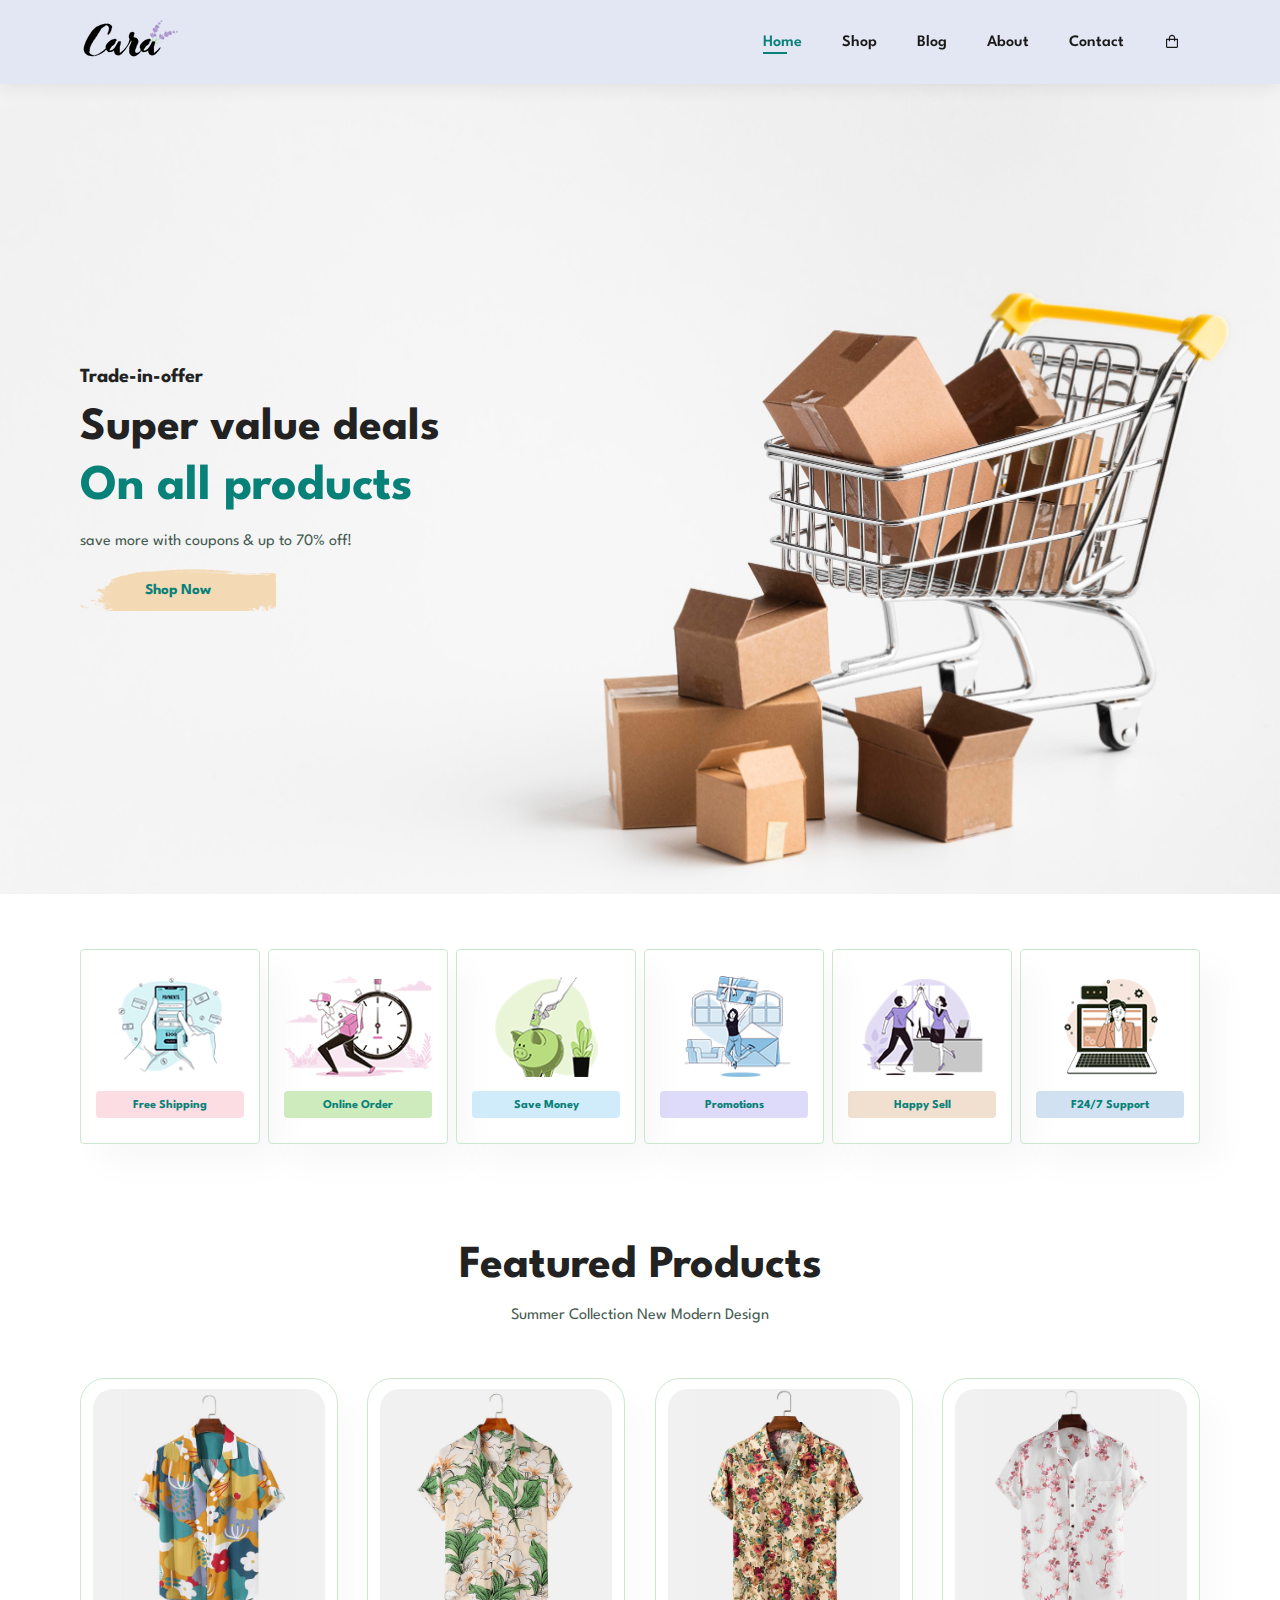
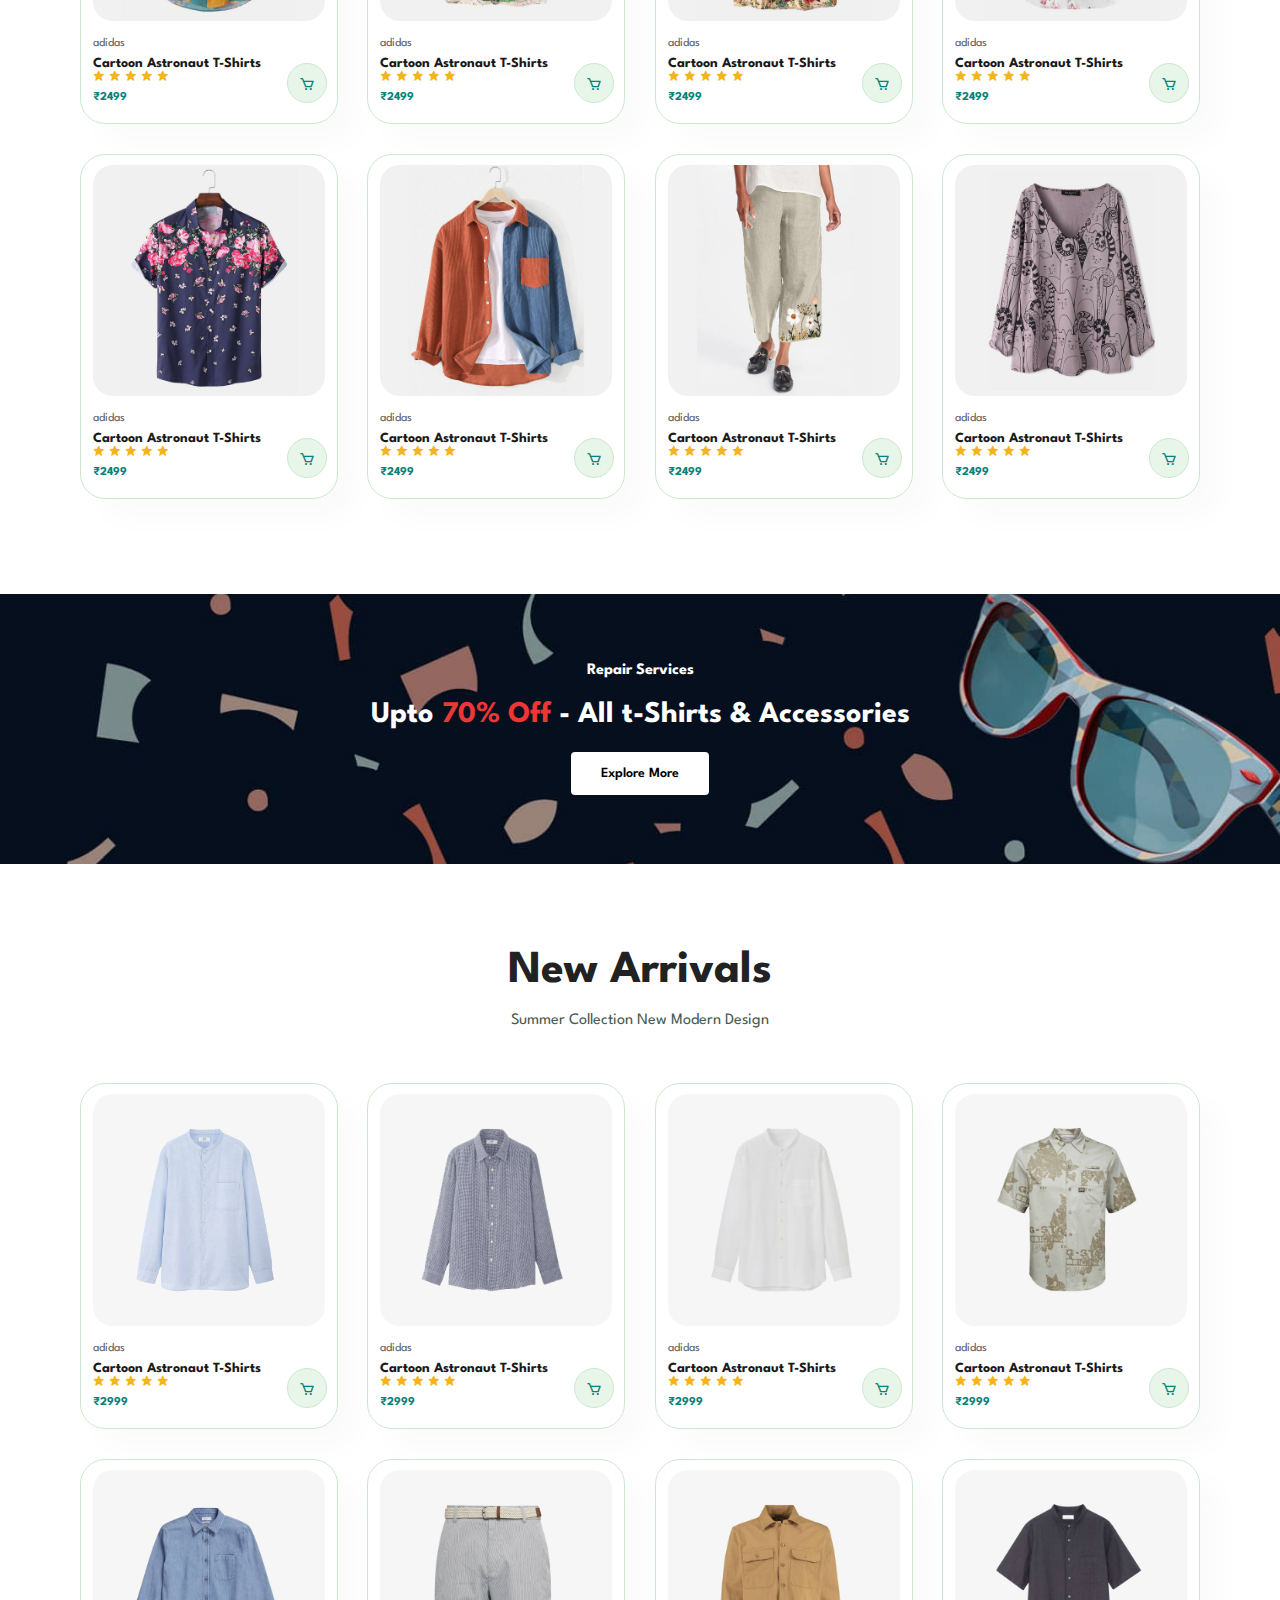
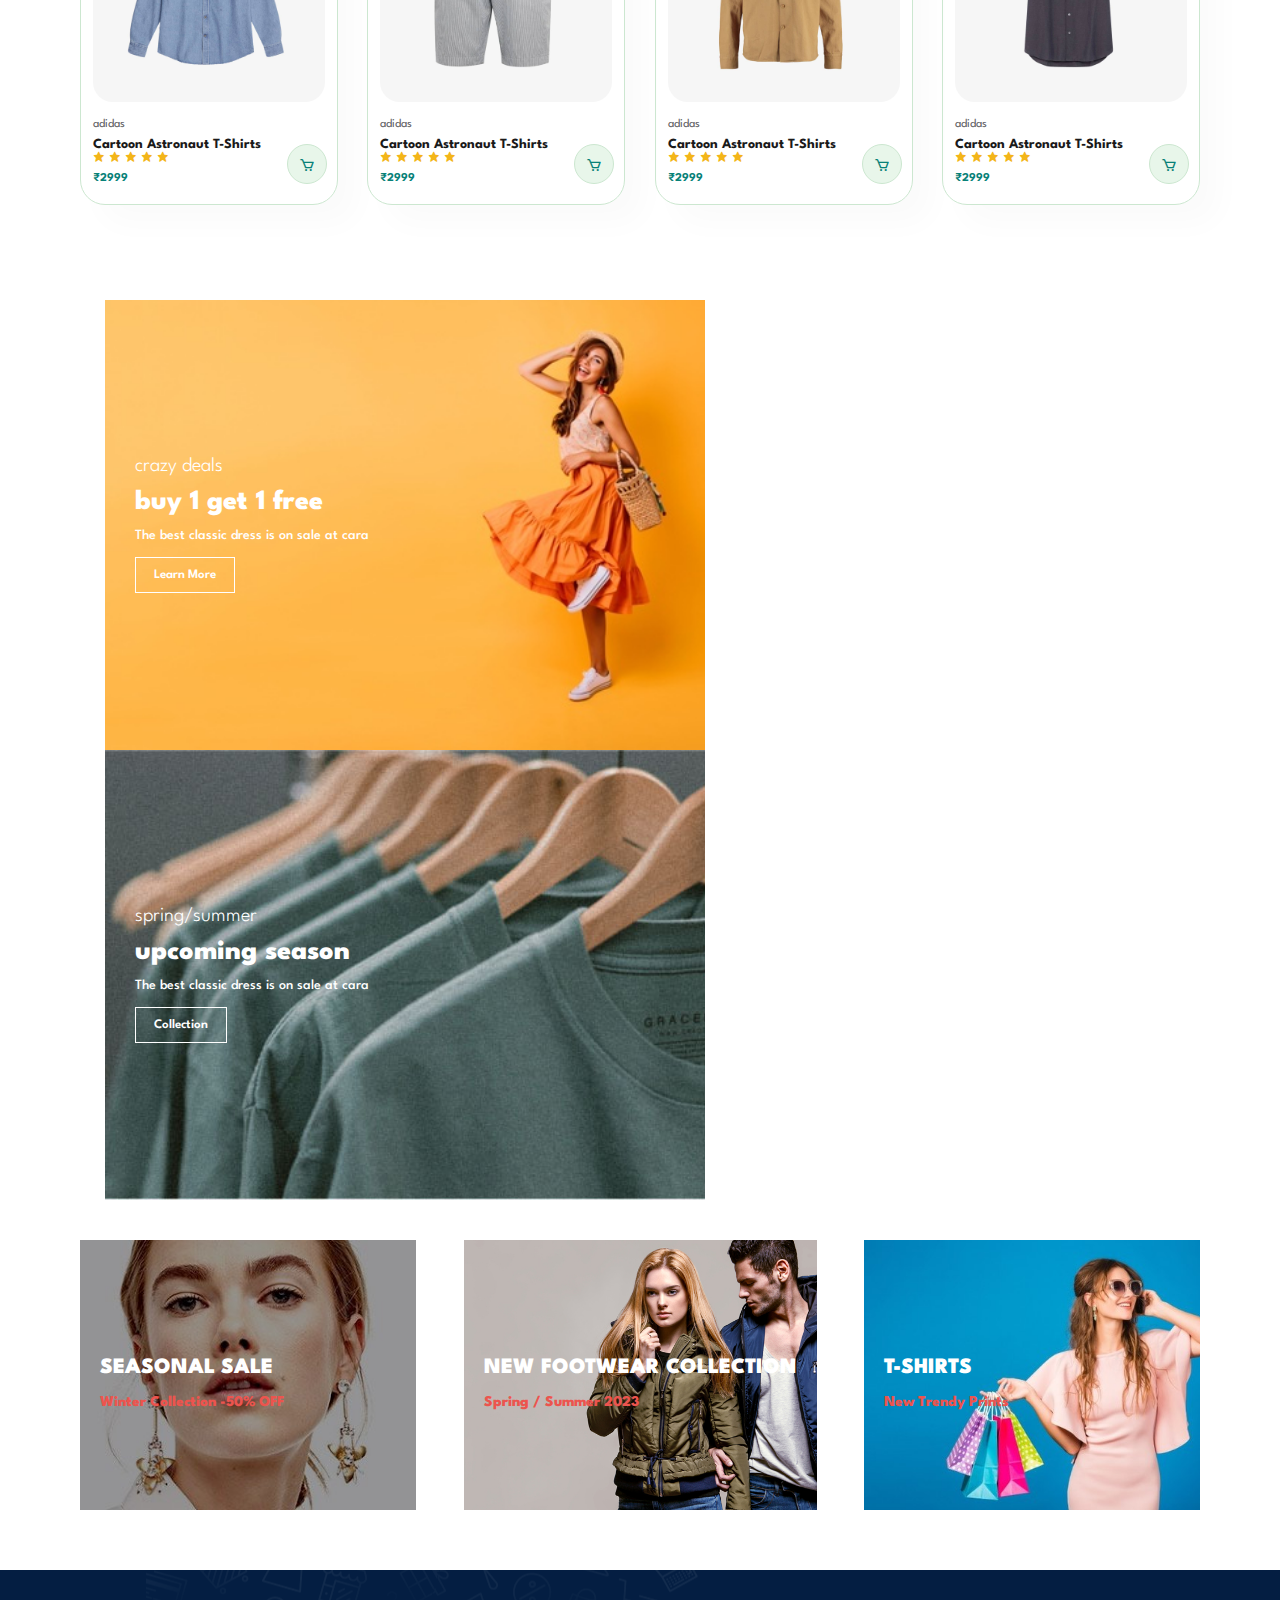
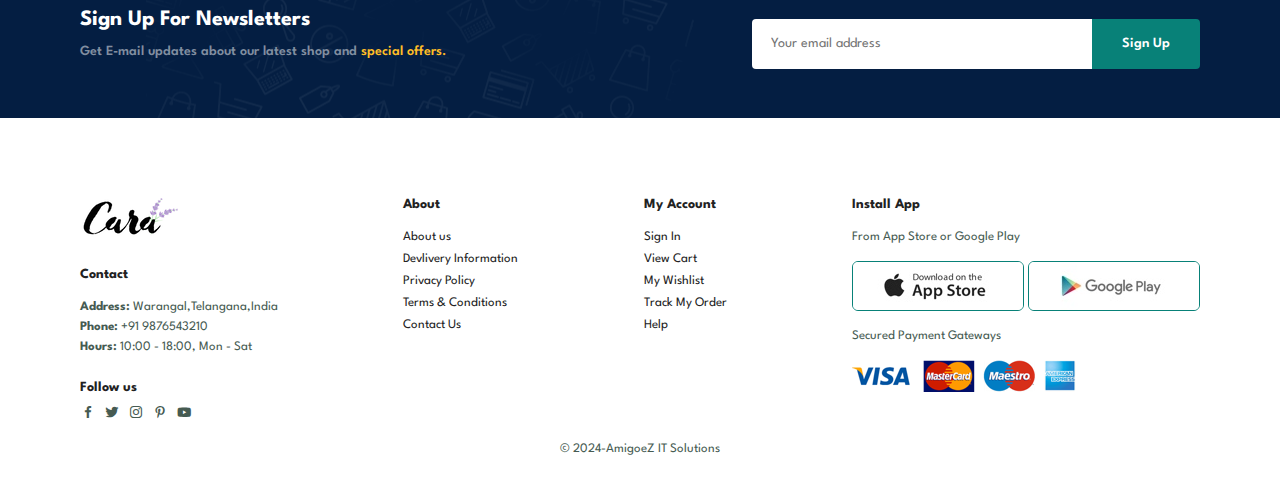
<file: index.html>
<!DOCTYPE html>
<html lang="en">

    <head>
        <meta charset="UTF-8">
        <meta http-equiv="X-UA-Compatible" content="IE=edge">
        <meta name="viewport" content="width=device-width, initial-scale=1.0">
        <title>AmigoeZ IT solutions</title>
        <link rel="icon" type="image/x-icon" href="./img/icon1.png">
        <link rel="stylesheet" href="https://cdn.jsdelivr.net/npm/boxicons@latest/css/boxicons.min.css">
        <link rel="stylesheet" href="style.css">
    </head>

    <body>
        <section id="header">
            <a href="#"><img src="img/logo.png" class="logo" alt=""></a>

            <div>
                <ul id="navbar">
                    <li><a class="active" href="index.html">Home</a></li>
                    <li><a href="shop.html">Shop</a></li>
                    <li><a href="blog.html">Blog</a></li>
                    <li><a href="about.html">About</a></li>
                    <li><a href="contact.html">Contact</a></li>
                    <li id="lg-bag"><a href="cart.html"><i class='bx bx-shopping-bag' ></i></a></li>
                    <a href="#" id="close"><i class='bx bx-x'></i></a>
                </ul>
            </div>
            <div id="mobile">
                <a href="cart.html"><i class='bx bx-shopping-bag' ></i></a>
                <i id="bar" class='bx bx-menu'></i>
            </div>
        </section>

        <section id="main">
            <h4>Trade-in-offer</h4>
            <h2>Super value deals</h2>
            <h1>On all products</h1>
            <p>save more with coupons & up to 70% off!</p>
            <button class="btn">Shop Now</button>
        </section> 

        <section id="feature" class="section-p1">
            <div class="fe-box">
                <img src="img/features/f1.png" alt="">
                <h6>Free Shipping</h6>
            </div>
            <div class="fe-box">
                <img src="img/features/f2.png" alt="">
                <h6>Online Order</h6>
            </div>
            <div class="fe-box">
                <img src="img/features/f3.png" alt="">
                <h6>Save Money</h6>
            </div>
            <div class="fe-box">
                <img src="img/features/f4.png" alt="">
                <h6>Promotions</h6>
            </div>
            <div class="fe-box">
                <img src="img/features/f5.png" alt="">
                <h6>Happy Sell</h6>
            </div>
            <div class="fe-box">
                <img src="img/features/f6.png" alt="">
                <h6>F24/7 Support</h6>
            </div>
        </section>

        <section id="product1" class="section-p1">
            <h2>Featured Products</h2>
            <p>Summer Collection New Modern Design</p>
            <div class="pro-container">
                <div class="pro">
                    <img class="shirt" src="img/products/f1.jpg" alt="">
                    <div class="des">
                        <span>adidas</span>
                        <h5>Cartoon Astronaut T-Shirts</h5>
                        <div class="star">
                            <i class='bx bxs-star' ></i>
                            <i class='bx bxs-star' ></i>
                            <i class='bx bxs-star' ></i>
                            <i class='bx bxs-star' ></i>
                            <i class='bx bxs-star' ></i>
                        </div>
                        <h4>₹2499</h4>
                    </div>
                    <a href="#"><i class='bx bx-cart cart' ></i></a>
                </div>
                <div class="pro">
                    <img class="shirt" src="img/products/f2.jpg" alt="">
                    <div class="des">
                        <span>adidas</span>
                        <h5>Cartoon Astronaut T-Shirts</h5>
                        <div class="star">
                            <i class='bx bxs-star' ></i>
                            <i class='bx bxs-star' ></i>
                            <i class='bx bxs-star' ></i>
                            <i class='bx bxs-star' ></i>
                            <i class='bx bxs-star' ></i>
                        </div>
                        <h4>₹2499</h4>
                    </div>
                    <a href="#"><i class='bx bx-cart cart' ></i></a>
                </div>
                <div class="pro">
                    <img class="shirt" src="img/products/f3.jpg" alt="">
                    <div class="des">
                        <span>adidas</span>
                        <h5>Cartoon Astronaut T-Shirts</h5>
                        <div class="star">
                            <i class='bx bxs-star' ></i>
                            <i class='bx bxs-star' ></i>
                            <i class='bx bxs-star' ></i>
                            <i class='bx bxs-star' ></i>
                            <i class='bx bxs-star' ></i>
                        </div>
                        <h4>₹2499</h4>
                    </div>
                    <a href="#"><i class='bx bx-cart cart' ></i></a>
                </div>
                <div class="pro">
                    <img class="shirt" src="img/products/f4.jpg" alt="">
                    <div class="des">
                        <span>adidas</span>
                        <h5>Cartoon Astronaut T-Shirts</h5>
                        <div class="star">
                            <i class='bx bxs-star' ></i>
                            <i class='bx bxs-star' ></i>
                            <i class='bx bxs-star' ></i>
                            <i class='bx bxs-star' ></i>
                            <i class='bx bxs-star' ></i>
                        </div>
                        <h4>₹2499</h4>
                    </div>
                    <a href="#"><i class='bx bx-cart cart' ></i></a>
                </div>
                <div class="pro">
                    <img class="shirt" src="img/products/f5.jpg" alt="">
                    <div class="des">
                        <span>adidas</span>
                        <h5>Cartoon Astronaut T-Shirts</h5>
                        <div class="star">
                            <i class='bx bxs-star' ></i>
                            <i class='bx bxs-star' ></i>
                            <i class='bx bxs-star' ></i>
                            <i class='bx bxs-star' ></i>
                            <i class='bx bxs-star' ></i>
                        </div>
                        <h4>₹2499</h4>
                    </div>
                    <a href="#"><i class='bx bx-cart cart' ></i></a>
                </div>
                <div class="pro">
                    <img class="shirt" src="img/products/f6.jpg" alt="">
                    <div class="des">
                        <span>adidas</span>
                        <h5>Cartoon Astronaut T-Shirts</h5>
                        <div class="star">
                            <i class='bx bxs-star' ></i>
                            <i class='bx bxs-star' ></i>
                            <i class='bx bxs-star' ></i>
                            <i class='bx bxs-star' ></i>
                            <i class='bx bxs-star' ></i>
                        </div>
                        <h4>₹2499</h4>
                    </div>
                    <a href="#"><i class='bx bx-cart cart' ></i></a>
                </div>
                <div class="pro">
                    <img class="shirt" src="img/products/f7.jpg" alt="">
                    <div class="des">
                        <span>adidas</span>
                        <h5>Cartoon Astronaut T-Shirts</h5>
                        <div class="star">
                            <i class='bx bxs-star' ></i>
                            <i class='bx bxs-star' ></i>
                            <i class='bx bxs-star' ></i>
                            <i class='bx bxs-star' ></i>
                            <i class='bx bxs-star' ></i>
                        </div>
                        <h4>₹2499</h4>
                    </div>
                    <a href="#"><i class='bx bx-cart cart' ></i></a>
                </div>
                <div class="pro">
                    <img class="shirt" src="img/products/f8.jpg" alt="">
                    <div class="des">
                        <span>adidas</span>
                        <h5>Cartoon Astronaut T-Shirts</h5>
                        <div class="star">
                            <i class='bx bxs-star' ></i>
                            <i class='bx bxs-star' ></i>
                            <i class='bx bxs-star' ></i>
                            <i class='bx bxs-star' ></i>
                            <i class='bx bxs-star' ></i>
                        </div>
                        <h4>₹2499</h4>
                    </div>
                    <a href="#"><i class='bx bx-cart cart' ></i></a>
                </div>
            </div>
        </section>

        <section id="banner" class="section-m1">
            <h4>Repair Services</h4>
            <h2>Upto <span>70% Off</span> - All t-Shirts & Accessories</h2>
            <button class="normal">Explore More</button>
        </section>

        <section id="product1" class="section-p1">
            <h2>New Arrivals</h2>
            <p>Summer Collection New Modern Design</p>
            <div class="pro-container">
                <div class="pro">
                    <img class="shirt" src="img/products/n1.jpg" alt="">
                    <div class="des">
                        <span>adidas</span>
                        <h5>Cartoon Astronaut T-Shirts</h5>
                        <div class="star">
                            <i class='bx bxs-star' ></i>
                            <i class='bx bxs-star' ></i>
                            <i class='bx bxs-star' ></i>
                            <i class='bx bxs-star' ></i>
                            <i class='bx bxs-star' ></i>
                        </div>
                        <h4>₹2999</h4>
                    </div>
                    <a href="#"><i class='bx bx-cart cart' ></i></a>
                </div>
                <div class="pro">
                    <img class="shirt" src="img/products/n2.jpg" alt="">
                    <div class="des">
                        <span>adidas</span>
                        <h5>Cartoon Astronaut T-Shirts</h5>
                        <div class="star">
                            <i class='bx bxs-star' ></i>
                            <i class='bx bxs-star' ></i>
                            <i class='bx bxs-star' ></i>
                            <i class='bx bxs-star' ></i>
                            <i class='bx bxs-star' ></i>
                        </div>
                        <h4>₹2999</h4>
                    </div>
                    <a href="#"><i class='bx bx-cart cart' ></i></a>
                </div>
                <div class="pro">
                    <img class="shirt" src="img/products/n3.jpg" alt="">
                    <div class="des">
                        <span>adidas</span>
                        <h5>Cartoon Astronaut T-Shirts</h5>
                        <div class="star">
                            <i class='bx bxs-star' ></i>
                            <i class='bx bxs-star' ></i>
                            <i class='bx bxs-star' ></i>
                            <i class='bx bxs-star' ></i>
                            <i class='bx bxs-star' ></i>
                        </div>
                        <h4>₹2999</h4>
                    </div>
                    <a href="#"><i class='bx bx-cart cart' ></i></a>
                </div>
                <div class="pro">
                    <img class="shirt" src="img/products/n4.jpg" alt="">
                    <div class="des">
                        <span>adidas</span>
                        <h5>Cartoon Astronaut T-Shirts</h5>
                        <div class="star">
                            <i class='bx bxs-star' ></i>
                            <i class='bx bxs-star' ></i>
                            <i class='bx bxs-star' ></i>
                            <i class='bx bxs-star' ></i>
                            <i class='bx bxs-star' ></i>
                        </div>
                        <h4>₹2999</h4>
                    </div>
                    <a href="#"><i class='bx bx-cart cart' ></i></a>
                </div>
                <div class="pro">
                    <img class="shirt" src="img/products/n5.jpg" alt="">
                    <div class="des">
                        <span>adidas</span>
                        <h5>Cartoon Astronaut T-Shirts</h5>
                        <div class="star">
                            <i class='bx bxs-star' ></i>
                            <i class='bx bxs-star' ></i>
                            <i class='bx bxs-star' ></i>
                            <i class='bx bxs-star' ></i>
                            <i class='bx bxs-star' ></i>
                        </div>
                        <h4>₹2999</h4>
                    </div>
                    <a href="#"><i class='bx bx-cart cart' ></i></a>
                </div>
                <div class="pro">
                    <img class="shirt" src="img/products/n6.jpg" alt="">
                    <div class="des">
                        <span>adidas</span>
                        <h5>Cartoon Astronaut T-Shirts</h5>
                        <div class="star">
                            <i class='bx bxs-star' ></i>
                            <i class='bx bxs-star' ></i>
                            <i class='bx bxs-star' ></i>
                            <i class='bx bxs-star' ></i>
                            <i class='bx bxs-star' ></i>
                        </div>
                        <h4>₹2999</h4>
                    </div>
                    <a href="#"><i class='bx bx-cart cart' ></i></a>
                </div>
                <div class="pro">
                    <img class="shirt" src="img/products/n7.jpg" alt="">
                    <div class="des">
                        <span>adidas</span>
                        <h5>Cartoon Astronaut T-Shirts</h5>
                        <div class="star">
                            <i class='bx bxs-star' ></i>
                            <i class='bx bxs-star' ></i>
                            <i class='bx bxs-star' ></i>
                            <i class='bx bxs-star' ></i>
                            <i class='bx bxs-star' ></i>
                        </div>
                        <h4>₹2999</h4>
                    </div>
                    <a href="#"><i class='bx bx-cart cart' ></i></a>
                </div>
                <div class="pro">
                    <img class="shirt" src="img/products/n8.jpg" alt="">
                    <div class="des">
                        <span>adidas</span>
                        <h5>Cartoon Astronaut T-Shirts</h5>
                        <div class="star">
                            <i class='bx bxs-star' ></i>
                            <i class='bx bxs-star' ></i>
                            <i class='bx bxs-star' ></i>
                            <i class='bx bxs-star' ></i>
                            <i class='bx bxs-star' ></i>
                        </div>
                        <h4>₹2999</h4>
                    </div>
                    <a href="#"><i class='bx bx-cart cart' ></i></a>
                </div>
            </div>
        </section>

        <section id="sm-banner" class="section-p1">
            <div class="banner-box">
                <h4>crazy deals</h4>
                <h2>buy 1 get 1 free</h2>
                <span>The best classic dress is on sale at cara</span>
                <button class="white">Learn More</button>
            </div>
            <div class="banner-box banner-box2">
                <h4>spring/summer</h4>
                <h2>upcoming season</h2>
                <span>The best classic dress is on sale at cara</span>
                <button class="white">Collection</button>
            </div>
        </section>

        <section id="banner3">
            <div class="banner-box">
                <h2>SEASONAL SALE</h2>
                <h3>Winter Collection -50% OFF</h3>
            </div>
            <div class="banner-box banner-box2">
                <h2>NEW FOOTWEAR COLLECTION</h2>
                <h3>Spring / Summer 2023</h3>
            </div>
            <div class="banner-box banner-box3">
                <h2>T-SHIRTS</h2>
                <h3>New Trendy Prints</h3>
            </div>
        </section>

        <section id="newsletter" class="section-p1 section-m1">
            <div class="newstext">
                <h4>Sign Up For Newsletters</h4>
                <p>Get E-mail updates about our latest shop and <span>special offers.</span></p>
            </div>
            <div class="form">
                <input type="text" placeholder="Your email address">
                <button class="normal">Sign Up</button>
            </div>
        </section>

        <footer class="section-p1">
            <div class="col">
                <img class="logo" src="./img/logo.png" alt="">
                <h4>Contact</h4>
                <p><strong>Address:</strong> Warangal,Telangana,India</p>
                <p><strong>Phone:</strong> +91 9876543210</p>
                <p><strong>Hours:</strong> 10:00 - 18:00, Mon - Sat</p>
                <div class="follow">
                    <h4>Follow us</h4>
                    <div class="icon">
                        <i class='bx bxl-facebook'></i>
                        <i class='bx bxl-twitter' ></i>
                        <i class='bx bxl-instagram' ></i>
                        <i class='bx bxl-pinterest-alt' ></i>
                        <i class='bx bxl-youtube' ></i>
                    </div>
                </div>
            </div>

            <div class="col">
                <h4>About</h4>
                <a href="#">About us</a>
                <a href="#">Devlivery Information</a>
                <a href="#">Privacy Policy</a>
                <a href="#">Terms & Conditions</a>
                <a href="#">Contact Us</a>
            </div>

            <div class="col">
                <h4>My Account</h4>
                <a href="#">Sign In</a>
                <a href="#">View Cart</a>
                <a href="#">My Wishlist</a>
                <a href="#">Track My Order</a>
                <a href="#">Help</a>
            </div>

            <div class="col install">
                <h4>Install App</h4>
                <p>From App Store or Google Play</p>
                <div class="row">
                    <img src="./img/pay/app.jpg" alt="">
                    <img src="./img/pay/play.jpg" alt="">
                </div>
                <p>Secured Payment Gateways</p>
                <img src="./img/pay/pay.png" alt="">
            </div>

            <div class="copyright">
                <p>© 2024-AmigoeZ IT Solutions</p>
            </div>
        </footer>

        <script src="script.js"></script>
    </body>
</html>
</file>
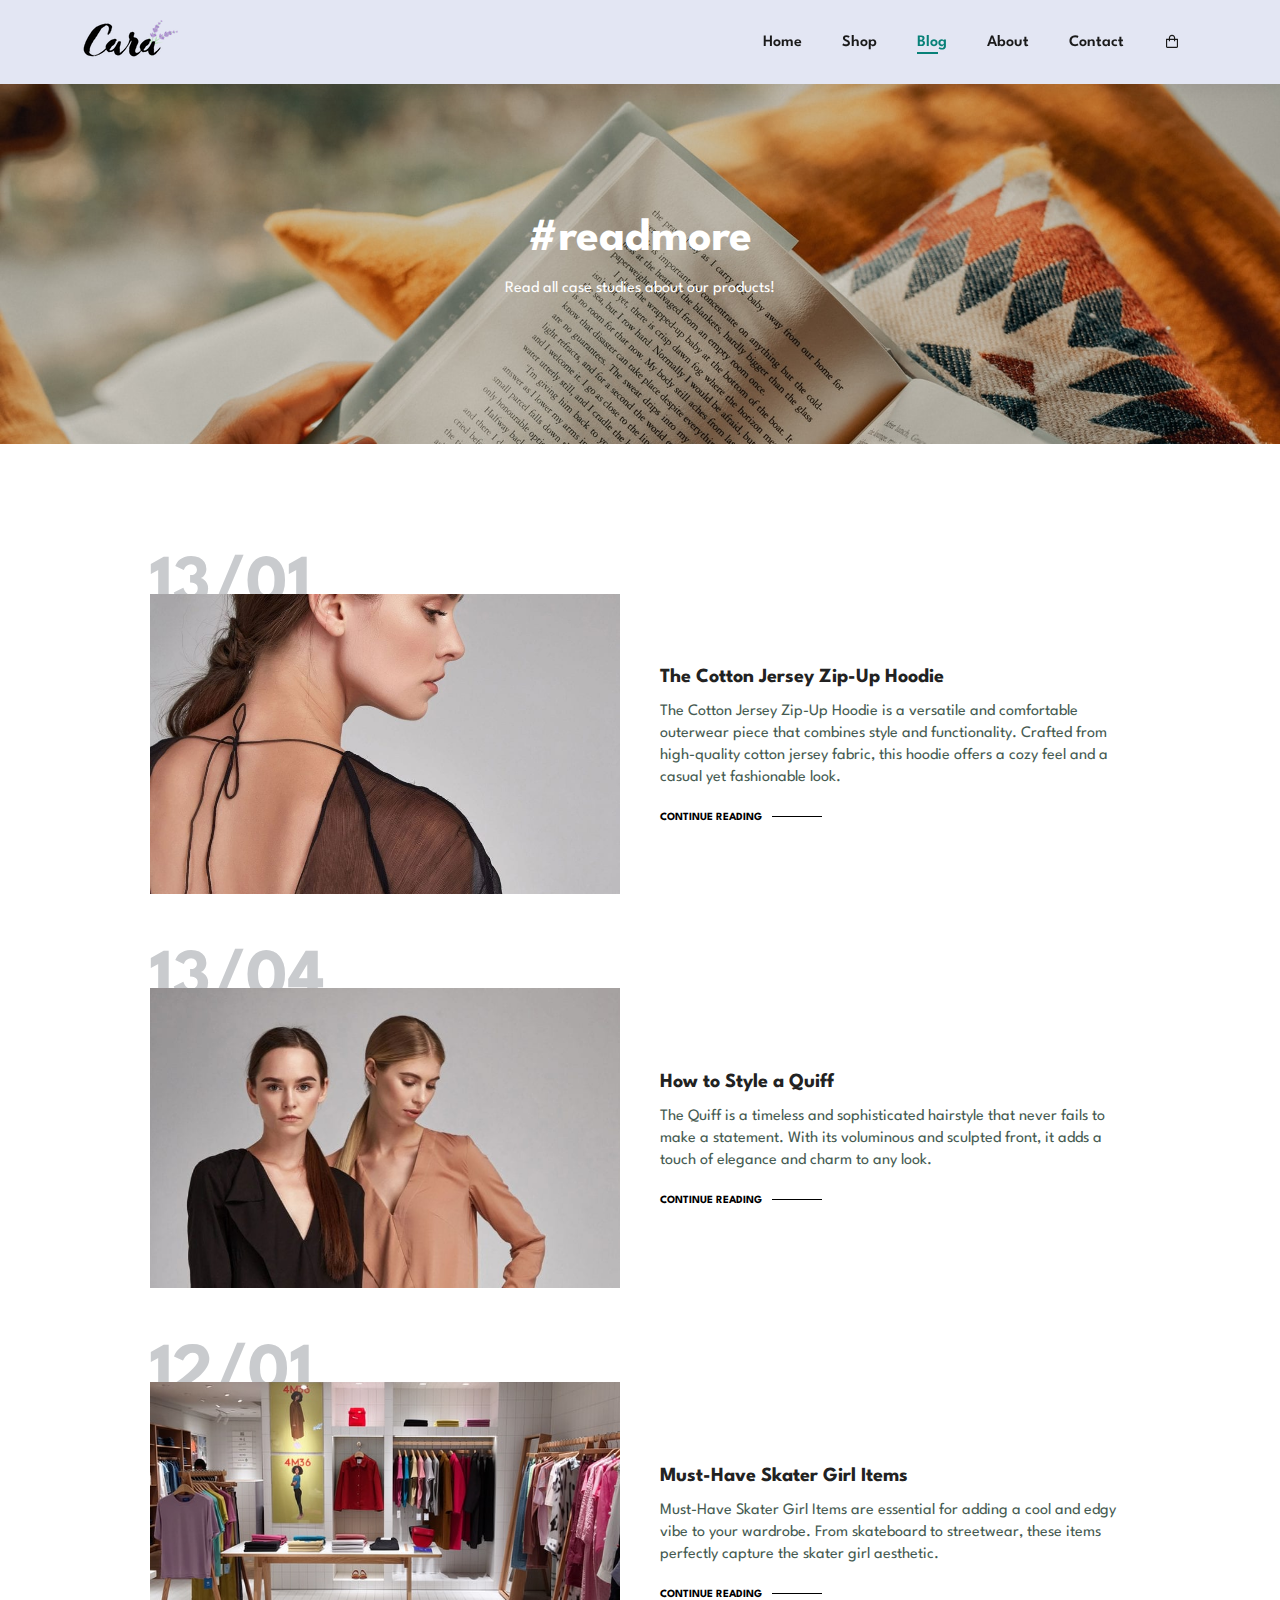
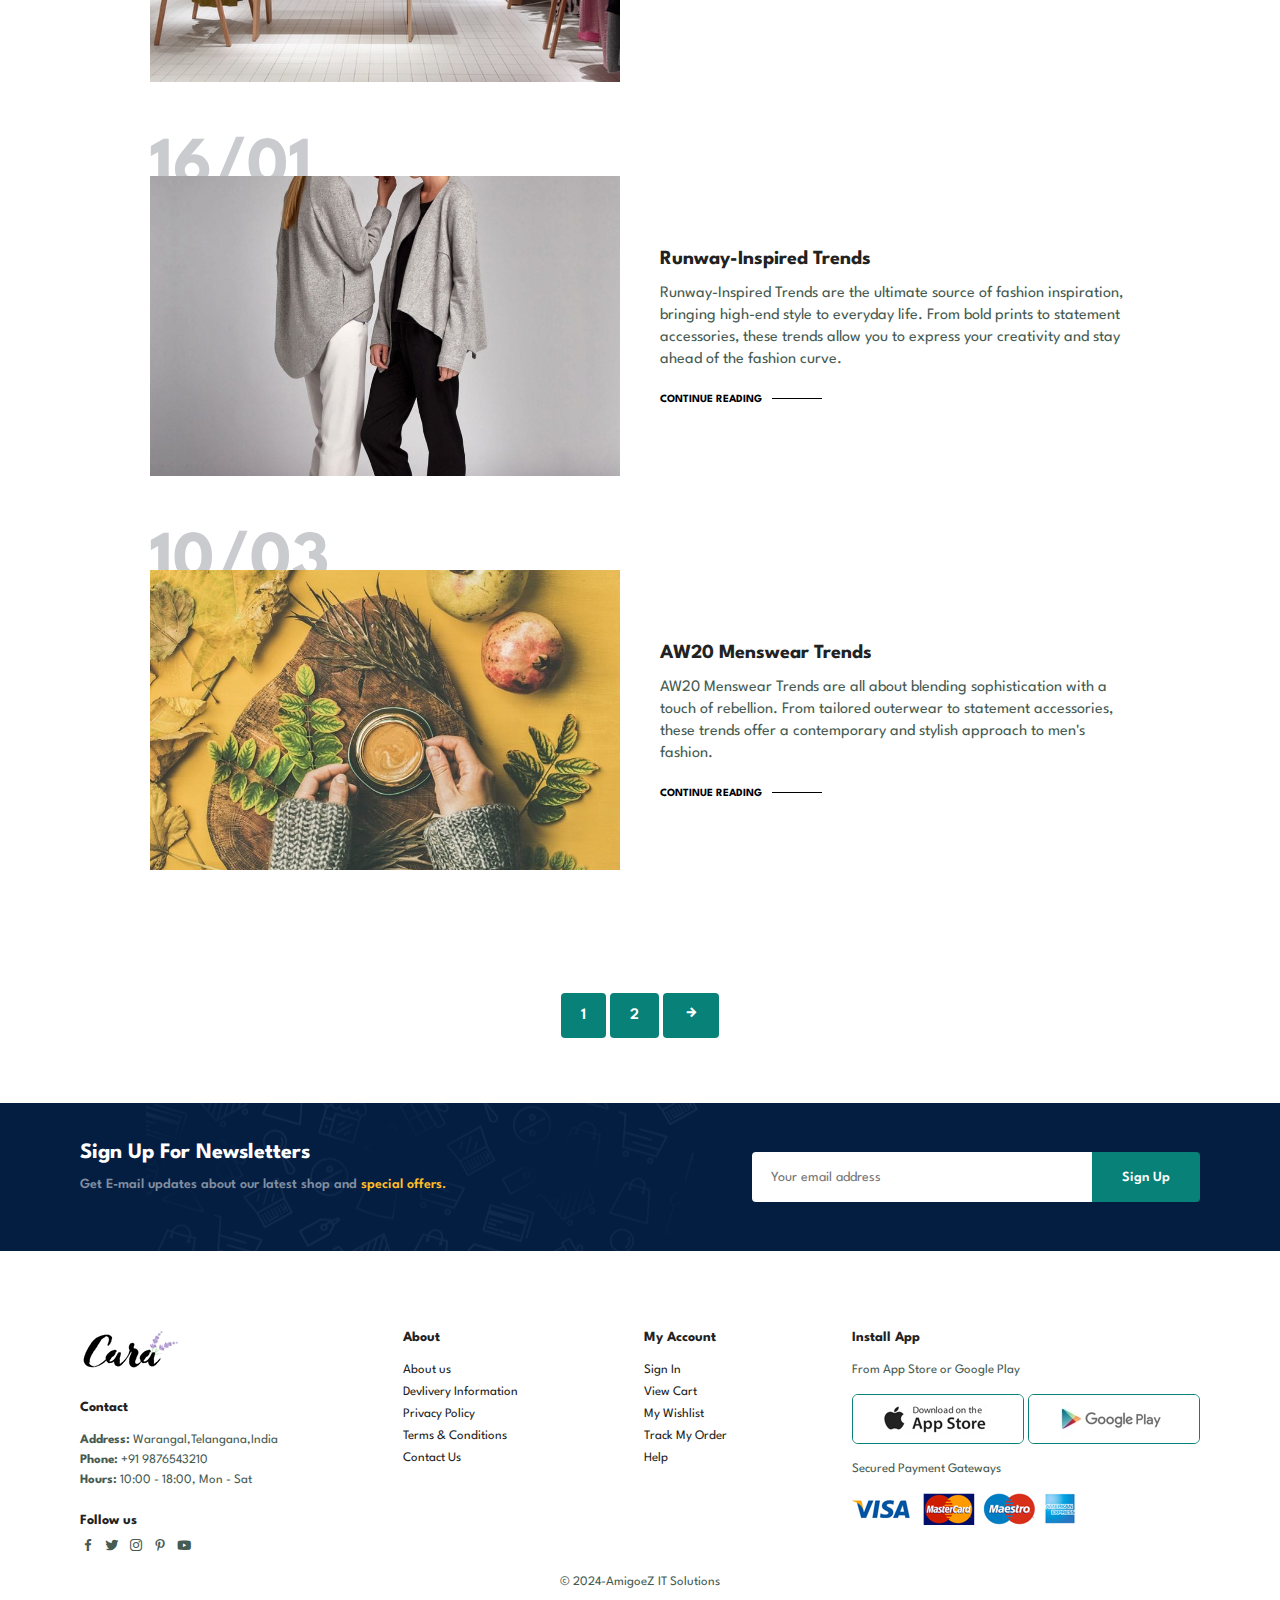
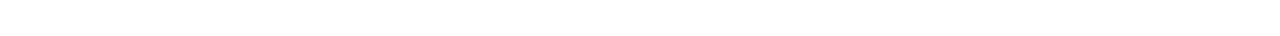
<file: blog.html>
<!DOCTYPE html>
<html lang="en">

    <head>
        <meta charset="UTF-8">
        <meta http-equiv="X-UA-Compatible" content="IE=edge">
        <meta name="viewport" content="width=device-width, initial-scale=1.0">
        <title>Cara</title>
        <link rel="icon" type="image/x-icon" href="/img/icon1.png">
        <link rel="stylesheet" href="https://cdn.jsdelivr.net/npm/boxicons@latest/css/boxicons.min.css">
        <link rel="stylesheet" href="style.css">
    </head>

    <body>
        <section id="header">
            <a href="#"><img src="img/logo.png" class="logo" alt=""></a>

            <div>
                <ul id="navbar">
                    <li><a href="index.html">Home</a></li>
                    <li><a href="shop.html">Shop</a></li>
                    <li><a class="active" href="blog.html">Blog</a></li>
                    <li><a href="about.html">About</a></li>
                    <li><a href="contact.html">Contact</a></li>
                    <li id="lg-bag"><a href="cart.html"><i class='bx bx-shopping-bag' ></i></a></li>
                    <a href="#" id="close"><i class='bx bx-x'></i></a>
                </ul>
            </div>
            <div id="mobile">
                <a href="cart.html"><i class='bx bx-shopping-bag' ></i></a>
                <i id="bar" class='bx bx-menu'></i>
            </div>
        </section>

        <section id="page-header" class="blog-header">
            <h2>#readmore</h2>
            <p>Read all case studies about our products!</p>
        </section> 

        <section id="blog">
            <div class="blog-box">
                <div class="blog-img">
                    <img src="./img/blog/b1.jpg" alt="">
                </div>
                <div class="blog-details">
                    <h4>The Cotton Jersey Zip-Up Hoodie</h4>
                    <p>The Cotton Jersey Zip-Up Hoodie is a versatile and comfortable outerwear piece that combines style and functionality. Crafted from high-quality cotton jersey fabric, this hoodie offers a cozy feel and a casual yet fashionable look.</p>
                    <a href="#">CONTINUE READING</a>
                </div>
                <h1>13/01</h1>
            </div>
            <div class="blog-box">
                <div class="blog-img">
                    <img src="./img/blog/b2.jpg" alt="">
                </div>
                <div class="blog-details">
                    <h4>How to Style a Quiff</h4>
                    <p>The Quiff is a timeless and sophisticated hairstyle that never fails to make a statement. With its voluminous and sculpted front, it adds a touch of elegance and charm to any look.</p>
                    <a href="#">CONTINUE READING</a>
                </div>
                <h1>13/04</h1>
            </div>
            <div class="blog-box">
                <div class="blog-img">
                    <img src="./img/blog/b3.jpg" alt="">
                </div>
                <div class="blog-details">
                    <h4>Must-Have Skater Girl Items</h4>
                    <p>Must-Have Skater Girl Items are essential for adding a cool and edgy vibe to your wardrobe. From skateboard to streetwear, these items perfectly capture the skater girl aesthetic.</p>
                    <a href="#">CONTINUE READING</a>
                </div>
                <h1>12/01</h1>
            </div>
            <div class="blog-box">
                <div class="blog-img">
                    <img src="./img/blog/b4.jpg" alt="">
                </div>
                <div class="blog-details">
                    <h4>Runway-Inspired Trends</h4>
                    <p>Runway-Inspired Trends are the ultimate source of fashion inspiration, bringing high-end style to everyday life. From bold prints to statement accessories, these trends allow you to express your creativity and stay ahead of the fashion curve.</p>
                    <a href="#">CONTINUE READING</a>
                </div>
                <h1>16/01</h1>
            </div>
            <div class="blog-box">
                <div class="blog-img">
                    <img src="./img/blog/b6.jpg" alt="">
                </div>
                <div class="blog-details">
                    <h4>AW20 Menswear Trends</h4>
                    <p>AW20 Menswear Trends are all about blending sophistication with a touch of rebellion. From tailored outerwear to statement accessories, these trends offer a contemporary and stylish approach to men's fashion.</p>
                    <a href="#">CONTINUE READING</a>
                </div>
                <h1>10/03</h1>
            </div>
        </section>

        <section id="pagination" class="section-p1">
            <a href="#">1</a>
            <a href="#">2</a>
            <a href="#"><i class='bx bx-right-arrow-alt'></i></a>
        </section>

        <section id="newsletter" class="section-p1 section-m1">
            <div class="newstext">
                <h4>Sign Up For Newsletters</h4>
                <p>Get E-mail updates about our latest shop and <span>special offers.</span></p>
            </div>
            <div class="form">
                <input type="text" placeholder="Your email address">
                <button class="normal">Sign Up</button>
            </div>
        </section>

        <footer class="section-p1">
            <div class="col">
                <img class="logo" src="./img/logo.png" alt="">
                <h4>Contact</h4>
                <p><strong>Address:</strong> Warangal,Telangana,India</p>
                <p><strong>Phone:</strong> +91 9876543210</p>
                <p><strong>Hours:</strong> 10:00 - 18:00, Mon - Sat</p>
                <div class="follow">
                    <h4>Follow us</h4>
                    <div class="icon">
                        <i class='bx bxl-facebook'></i>
                        <i class='bx bxl-twitter' ></i>
                        <i class='bx bxl-instagram' ></i>
                        <i class='bx bxl-pinterest-alt' ></i>
                        <i class='bx bxl-youtube' ></i>
                    </div>
                </div>
            </div>

            <div class="col">
                <h4>About</h4>
                <a href="#">About us</a>
                <a href="#">Devlivery Information</a>
                <a href="#">Privacy Policy</a>
                <a href="#">Terms & Conditions</a>
                <a href="#">Contact Us</a>
            </div>

            <div class="col">
                <h4>My Account</h4>
                <a href="#">Sign In</a>
                <a href="#">View Cart</a>
                <a href="#">My Wishlist</a>
                <a href="#">Track My Order</a>
                <a href="#">Help</a>
            </div>

            <div class="col install">
                <h4>Install App</h4>
                <p>From App Store or Google Play</p>
                <div class="row">
                    <img src="./img/pay/app.jpg" alt="">
                    <img src="./img/pay/play.jpg" alt="">
                </div>
                <p>Secured Payment Gateways</p>
                <img src="./img/pay/pay.png" alt="">
            </div>

            <div class="copyright">
                <p>© 2024-AmigoeZ IT Solutions</p>
            </div>
        </footer>

        <script src="script.js"></script>
    </body>
</html>
</file>
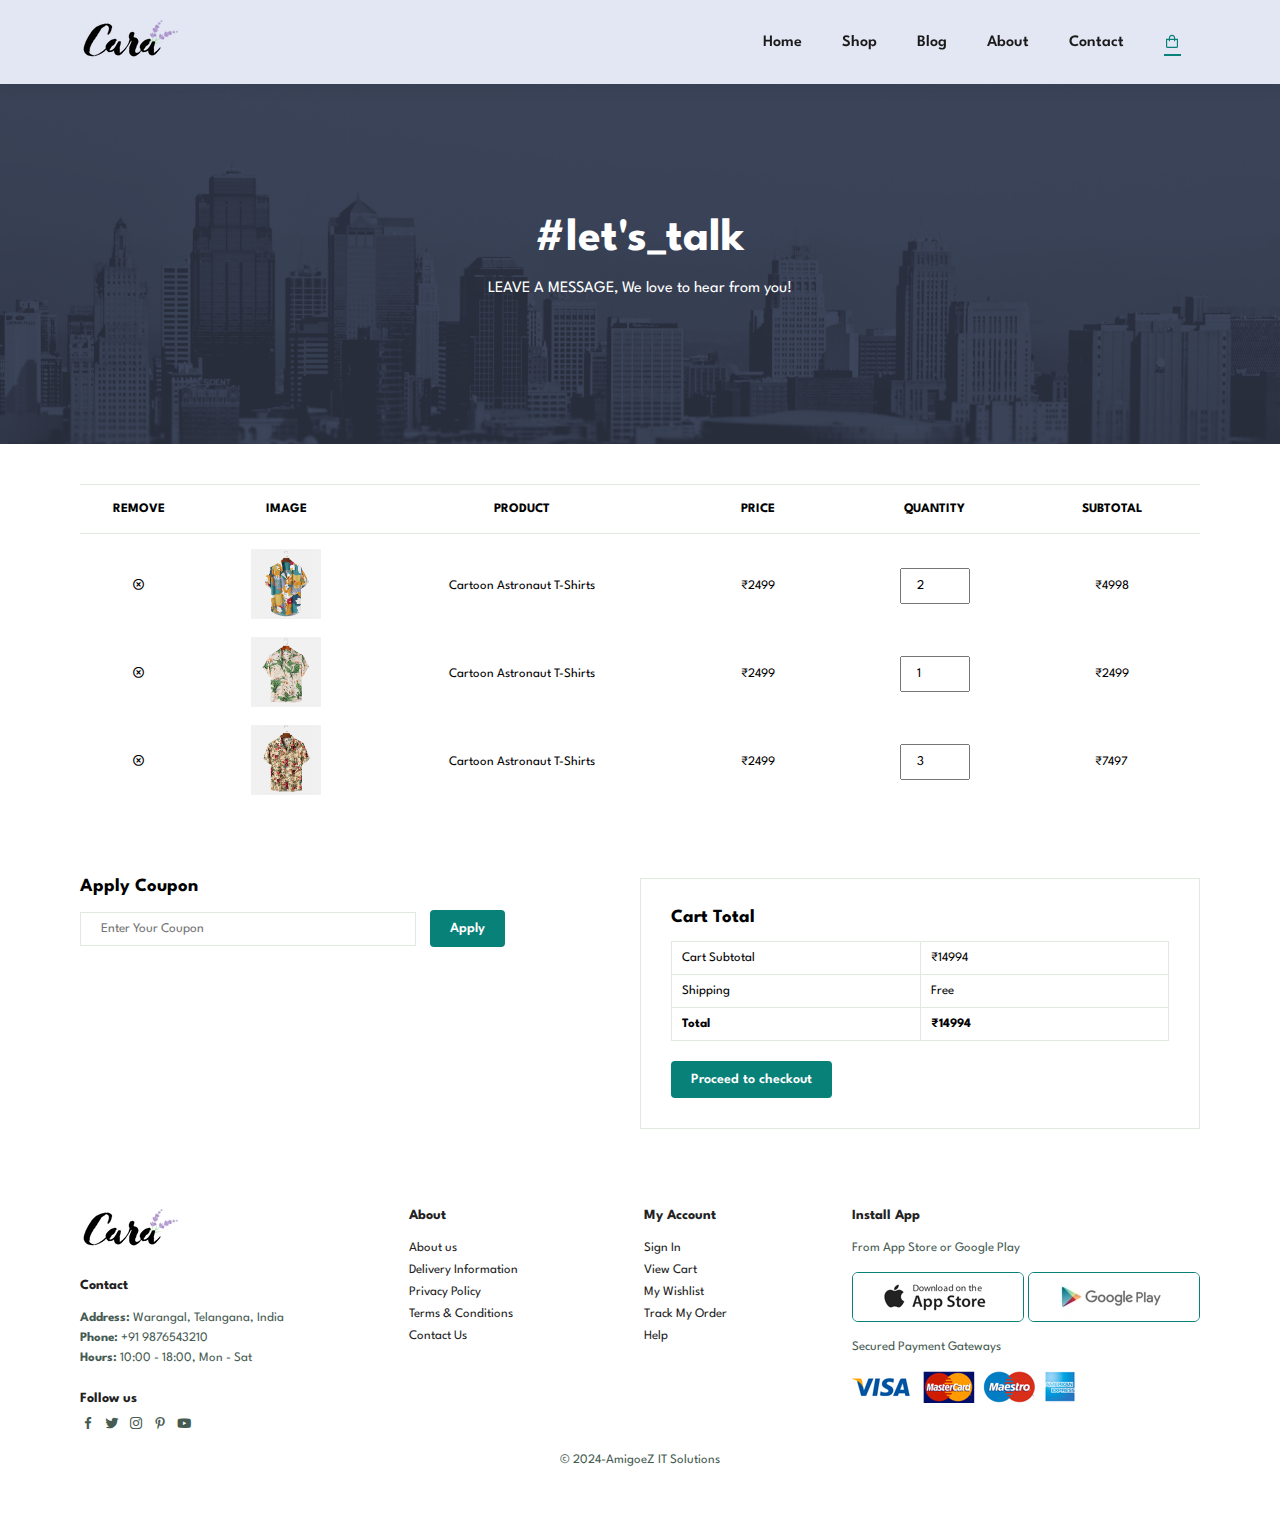
<file: cart.html>
<!DOCTYPE html>
<html lang="en">

<head>
    <meta charset="UTF-8">
    <meta http-equiv="X-UA-Compatible" content="IE=edge">
    <meta name="viewport" content="width=device-width, initial-scale=1.0">
    <title>Cara</title>
    <link rel="icon" type="image/x-icon" href="/img/icon1.png">
    <link rel="stylesheet" href="https://cdn.jsdelivr.net/npm/boxicons@latest/css/boxicons.min.css">
    <link rel="stylesheet" href="style.css">
</head>

<body>
    <section id="header">
        <a href="#"><img src="img/logo.png" class="logo" alt=""></a>

        <div>
            <ul id="navbar">
                <li><a href="index.html">Home</a></li>
                <li><a href="shop.html">Shop</a></li>
                <li><a href="blog.html">Blog</a></li>
                <li><a href="about.html">About</a></li>
                <li><a href="contact.html">Contact</a></li>
                <li id="lg-bag"><a class="active" href="cart.html"><i class='bx bx-shopping-bag'></i></a></li>
                <a href="#" id="close"><i class='bx bx-x'></i></a>
            </ul>
        </div>
        <div id="mobile">
            <a href="cart.html"><i class='bx bx-shopping-bag'></i></a>
            <i id="bar" class='bx bx-menu'></i>
        </div>
    </section>

    <section id="page-header" class="about-header">
        <h2>#let's_talk</h2>
        <p>LEAVE A MESSAGE, We love to hear from you!</p>
    </section>

    <section id="cart" class="section-p1">
        <table width="100%">
            <thead>
                <tr>
                    <td>Remove</td>
                    <td>Image</td>
                    <td>Product</td>
                    <td>Price</td>
                    <td>Quantity</td>
                    <td>Subtotal</td>
                </tr>
            </thead>
            <tbody>
                <tr>
                    <td><i class='bx bx-x-circle'></i></td>
                    <td><img src="./img/products/f1.jpg" alt="Product 1"></td>
                    <td>Cartoon Astronaut T-Shirts</td>
                    <td>₹2499</td>
                    <td><input type="number" value="2" onchange="updateSubtotal(this, 2499)"></td>
                    <td class="subtotal">₹4998</td>
                </tr>
                <tr>
                    <td><i class='bx bx-x-circle'></i></td>
                    <td><img src="./img/products/f2.jpg" alt="Product 2"></td>
                    <td>Cartoon Astronaut T-Shirts</td>
                    <td>₹2499</td>
                    <td><input type="number" value="1" onchange="updateSubtotal(this, 2499)"></td>
                    <td class="subtotal">₹2499</td>
                </tr>
                <tr>
                    <td><i class='bx bx-x-circle'></i></td>
                    <td><img src="./img/products/f3.jpg" alt="Product 3"></td>
                    <td>Cartoon Astronaut T-Shirts</td>
                    <td>₹2499</td>
                    <td><input type="number" value="3" onchange="updateSubtotal(this, 2499)"></td>
                    <td class="subtotal">₹7497</td>
                </tr>
            </tbody>
        </table>
    </section>

    <section id="cart-add" class="section-p1">
        <div id="coupon">
            <h3>Apply Coupon</h3>
            <div>
                <input type="text" placeholder="Enter Your Coupon">
                <button class="normal">Apply</button>
            </div>
        </div>

        <div id="subtotal">
            <h3>Cart Total</h3>
            <table>
                <tr>
                    <td>Cart Subtotal</td>
                    <td id="cart-subtotal">₹14994</td>
                </tr>
                <tr>
                    <td>Shipping</td>
                    <td>Free</td>
                </tr>
                <tr>
                    <td><strong>Total</strong></td>
                    <td><strong id="cart-total">₹14994</strong></td>
                </tr>
            </table>
            <button class="normal">Proceed to checkout</button>
        </div>
    </section>

    <footer class="section-p1">
        <div class="col">
            <img class="logo" src="./img/logo.png" alt="">
            <h4>Contact</h4>
            <p><strong>Address:</strong> Warangal, Telangana, India</p>
            <p><strong>Phone:</strong> +91 9876543210</p>
            <p><strong>Hours:</strong> 10:00 - 18:00, Mon - Sat</p>
            <div class="follow">
                <h4>Follow us</h4>
                <div class="icon">
                    <i class='bx bxl-facebook'></i>
                    <i class='bx bxl-twitter'></i>
                    <i class='bx bxl-instagram'></i>
                    <i class='bx bxl-pinterest-alt'></i>
                    <i class='bx bxl-youtube'></i>
                </div>
            </div>
        </div>

        <div class="col">
            <h4>About</h4>
            <a href="#">About us</a>
            <a href="#">Delivery Information</a>
            <a href="#">Privacy Policy</a>
            <a href="#">Terms & Conditions</a>
            <a href="#">Contact Us</a>
        </div>

        <div class="col">
            <h4>My Account</h4>
            <a href="#">Sign In</a>
            <a href="#">View Cart</a>
            <a href="#">My Wishlist</a>
            <a href="#">Track My Order</a>
            <a href="#">Help</a>
        </div>

        <div class="col install">
            <h4>Install App</h4>
            <p>From App Store or Google Play</p>
            <div class="row">
                <img src="./img/pay/app.jpg" alt="">
                <img src="./img/pay/play.jpg" alt="">
            </div>
            <p>Secured Payment Gateways</p>
            <img src="./img/pay/pay.png" alt="">
        </div>

        <div class="copyright">
            <p>© 2024-AmigoeZ IT Solutions</p>
        </div>
    </footer>

    <script>
        function updateSubtotal(input, price) {
            const row = input.closest("tr");
            const quantity = parseInt(input.value, 10) || 0;
            const subtotal = price * quantity;

            row.querySelector(".subtotal").innerText = `₹${subtotal}`;

            updateCartTotal();
        }

        function updateCartTotal() {
            const subtotals = document.querySelectorAll(".subtotal");
            let total = 0;

            subtotals.forEach((subtotal) => {
                total += parseInt(subtotal.innerText.replace("₹", ""), 10);
            });

            document.getElementById("cart-subtotal").innerText = `₹${total}`;
            document.getElementById("cart-total").innerText = `₹${total}`;
        }
    </script>
</body>

</html>
</file>
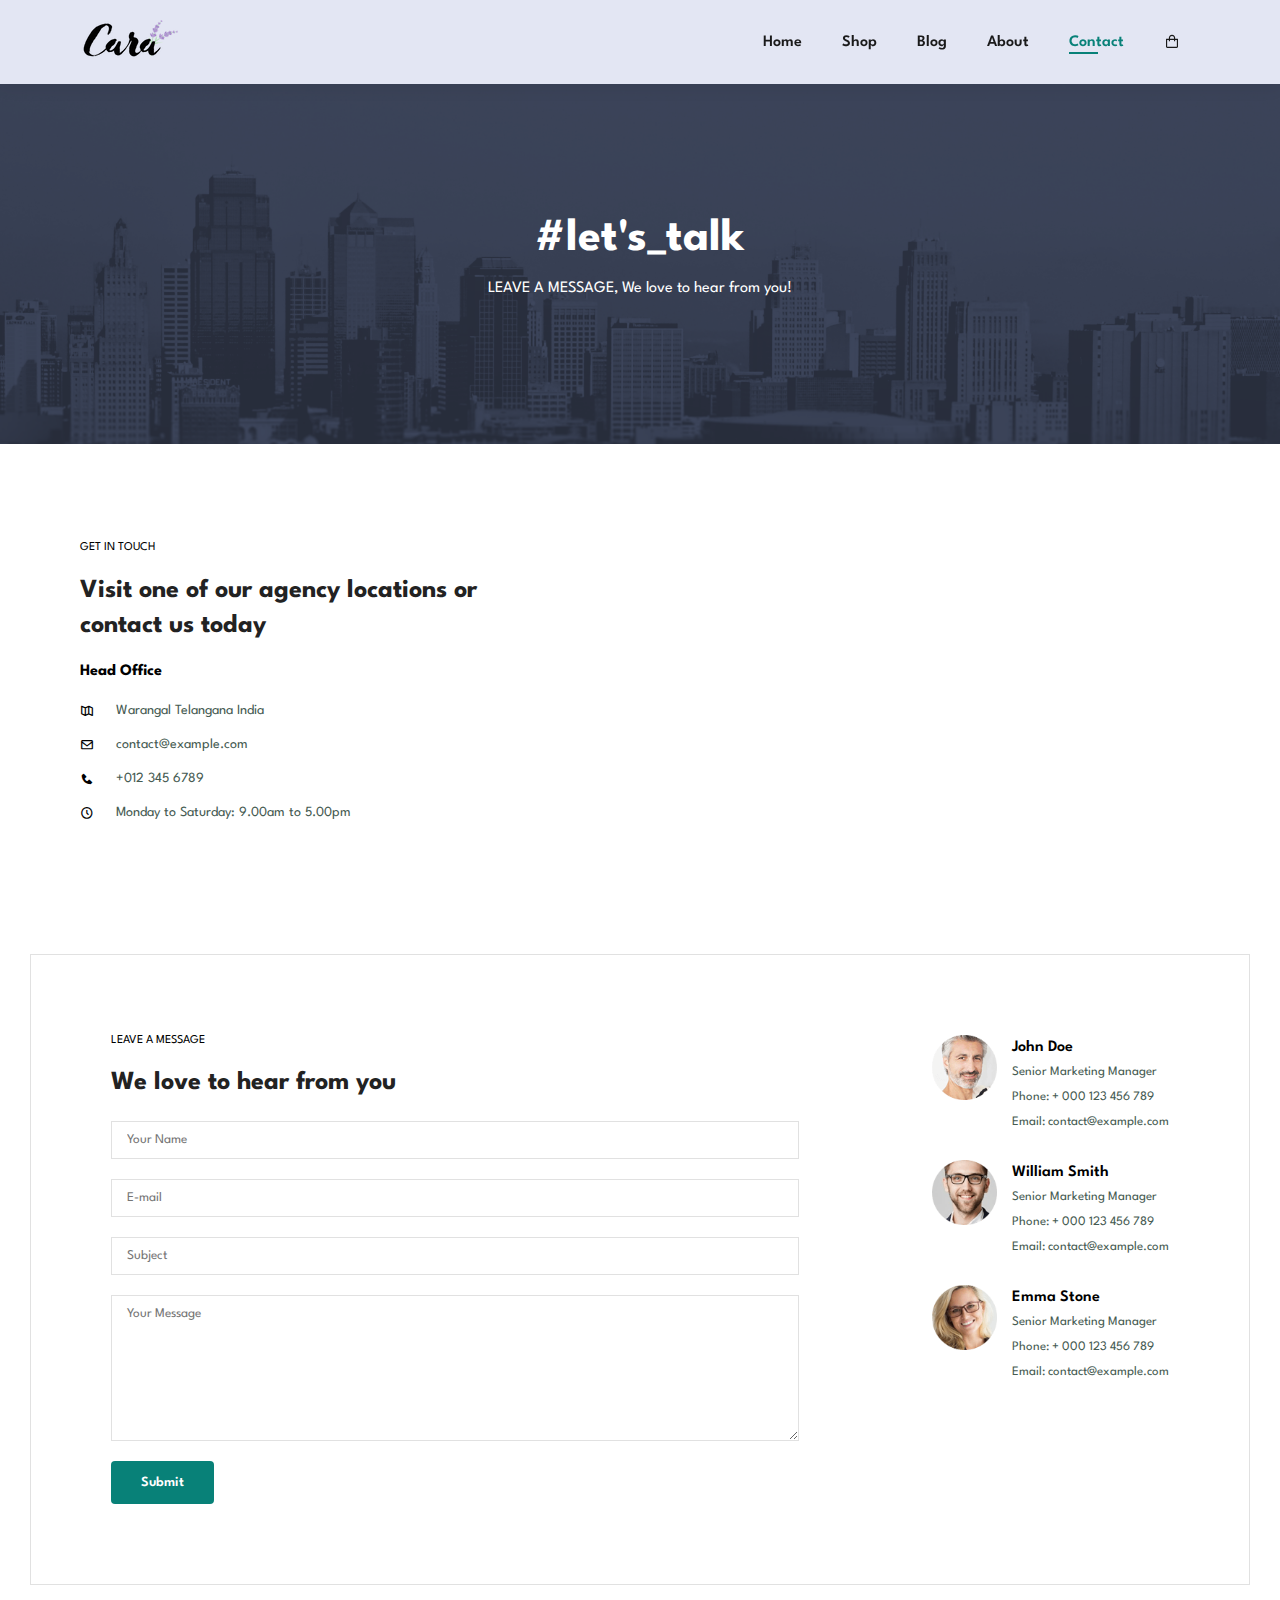
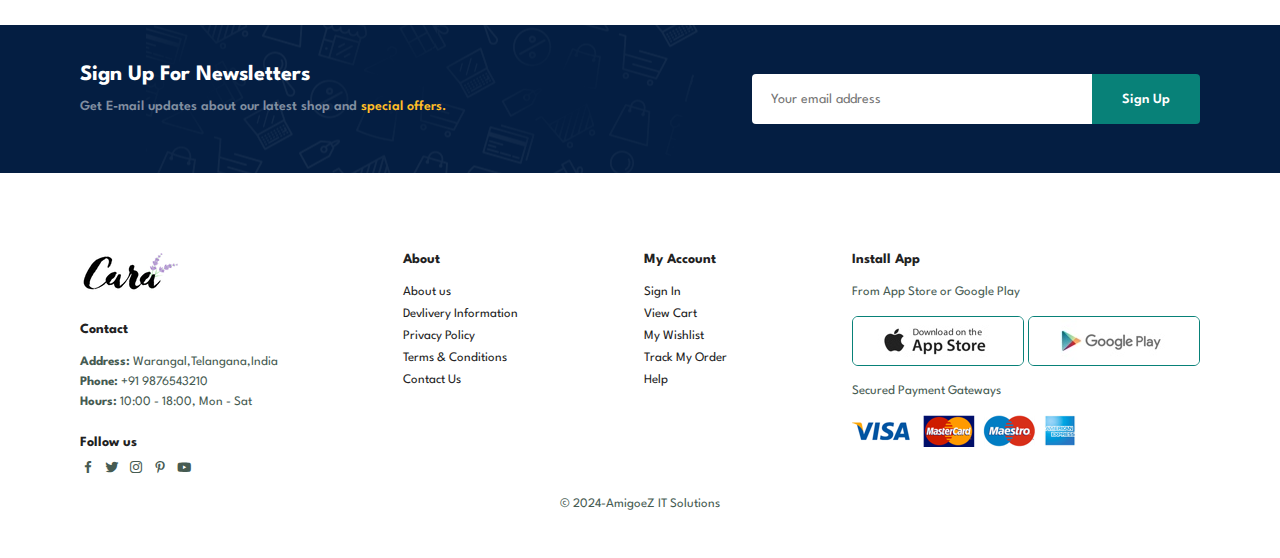
<file: contact.html>
<!DOCTYPE html>
<html lang="en">

    <head>
        <meta charset="UTF-8">
        <meta http-equiv="X-UA-Compatible" content="IE=edge">
        <meta name="viewport" content="width=device-width, initial-scale=1.0">
        <title>Cara</title>
        <link rel="icon" type="image/x-icon" href="/img/icon1.png">
        <link rel="stylesheet" href="https://cdn.jsdelivr.net/npm/boxicons@latest/css/boxicons.min.css">
        <link rel="stylesheet" href="style.css">
    </head>

    <body>
        <section id="header">
            <a href="#"><img src="img/logo.png" class="logo" alt=""></a>

            <div>
                <ul id="navbar">
                    <li><a href="index.html">Home</a></li>
                    <li><a href="shop.html">Shop</a></li>
                    <li><a href="blog.html">Blog</a></li>
                    <li><a href="about.html">About</a></li>
                    <li><a class="active" href="contact.html">Contact</a></li>
                    <li id="lg-bag"><a href="cart.html"><i class='bx bx-shopping-bag' ></i></a></li>
                    <a href="#" id="close"><i class='bx bx-x'></i></a>
                </ul>
            </div>
            <div id="mobile">
                <a href="cart.html"><i class='bx bx-shopping-bag' ></i></a>
                <i id="bar" class='bx bx-menu'></i>
            </div>
        </section>

        <section id="page-header" class="about-header">
            <h2>#let's_talk</h2>
            <p>LEAVE A MESSAGE, We love to hear from you!</p>
        </section>

        <section id="contact-details" class="section-p1">
            <div class="details">
                <span>GET IN TOUCH</span>
                <h2>Visit one of our agency locations or contact us today</h2>
                <h3>Head Office</h3>
                <div>
                    <li>
                        <i class='bx bx-map-alt'></i>
                        <p>Warangal Telangana India</p>
                    </li>
                    <li>
                        <i class='bx bx-envelope' ></i>
                        <p>contact@example.com</p>
                    </li>
                    <li>
                        <i class='bx bxs-phone' ></i>
                        <p>+012 345 6789</p>
                    </li>
                    <li>
                        <i class='bx bx-time-five' ></i>
                        <p>Monday to Saturday: 9.00am to 5.00pm</p>
                    </li>
                </div>
            </div>

            <div class="map">
                <iframe src="https://www.google.com/maps/embed?pb=!1m18!1m12!1m3!1d121459.43601724485!2d79.49680605124045!3d17.950457527047405!2m3!1f0!2f0!3f0!3m2!1i1024!2i768!4f13.1!3m3!1m2!1s0x3a33450bd75e4be7%3A0x2fa07e7964d0816c!2sVaagdevi%20College%20of%20Engineering!5e0!3m2!1sen!2sin!4v1735150643015!5m2!1sen!2sin" width="600" height="450" style="border:0;" allowfullscreen="" loading="lazy" referrerpolicy="no-referrer-when-downgrade"></iframe>
            </div>
        </section>

        <section id="form-details">
            <form action="">
                <span>LEAVE A MESSAGE</span>
                <h2>We love to hear from you</h2>
                <input type="text" placeholder="Your Name">
                <input type="text" placeholder="E-mail">
                <input type="text" placeholder="Subject">
                <textarea name="" id="" cols="30" rows="10" placeholder="Your Message"></textarea>
                <button class="normal">Submit</button>
            </form>

            <div class="people">
                <div>
                    <img src="./img/people/1.png" alt="">
                    <p><span>John Doe</span> Senior Marketing Manager <br> Phone: + 000 123 456 789 <br> Email: contact@example.com</p>
                </div>
                <div>
                    <img src="./img/people/2.png" alt="">
                    <p><span>William Smith</span> Senior Marketing Manager <br> Phone: + 000 123 456 789 <br> Email: contact@example.com</p>
                </div>
                <div>
                    <img src="./img/people/3.png" alt="">
                    <p><span>Emma Stone</span> Senior Marketing Manager <br> Phone: + 000 123 456 789 <br> Email: contact@example.com</p>
                </div>
            </div>
        </section>

        <section id="newsletter" class="section-p1 section-m1">
            <div class="newstext">
                <h4>Sign Up For Newsletters</h4>
                <p>Get E-mail updates about our latest shop and <span>special offers.</span></p>
            </div>
            <div class="form">
                <input type="text" placeholder="Your email address">
                <button class="normal">Sign Up</button>
            </div>
        </section>

        <footer class="section-p1">
            <div class="col">
                <img class="logo" src="./img/logo.png" alt="">
                <h4>Contact</h4>
                <p><strong>Address:</strong> Warangal,Telangana,India</p>
                <p><strong>Phone:</strong> +91 9876543210</p>
                <p><strong>Hours:</strong> 10:00 - 18:00, Mon - Sat</p>
                <div class="follow">
                    <h4>Follow us</h4>
                    <div class="icon">
                        <i class='bx bxl-facebook'></i>
                        <i class='bx bxl-twitter' ></i>
                        <i class='bx bxl-instagram' ></i>
                        <i class='bx bxl-pinterest-alt' ></i>
                        <i class='bx bxl-youtube' ></i>
                    </div>
                </div>
            </div>

            <div class="col">
                <h4>About</h4>
                <a href="#">About us</a>
                <a href="#">Devlivery Information</a>
                <a href="#">Privacy Policy</a>
                <a href="#">Terms & Conditions</a>
                <a href="#">Contact Us</a>
            </div>

            <div class="col">
                <h4>My Account</h4>
                <a href="#">Sign In</a>
                <a href="#">View Cart</a>
                <a href="#">My Wishlist</a>
                <a href="#">Track My Order</a>
                <a href="#">Help</a>
            </div>

            <div class="col install">
                <h4>Install App</h4>
                <p>From App Store or Google Play</p>
                <div class="row">
                    <img src="./img/pay/app.jpg" alt="">
                    <img src="./img/pay/play.jpg" alt="">
                </div>
                <p>Secured Payment Gateways</p>
                <img src="./img/pay/pay.png" alt="">
            </div>

            <div class="copyright">
                <p>© 2024-AmigoeZ IT Solutions</p>
            </div>
        </footer>

        <script src="script.js"></script>
    </body>
</html>
</file>
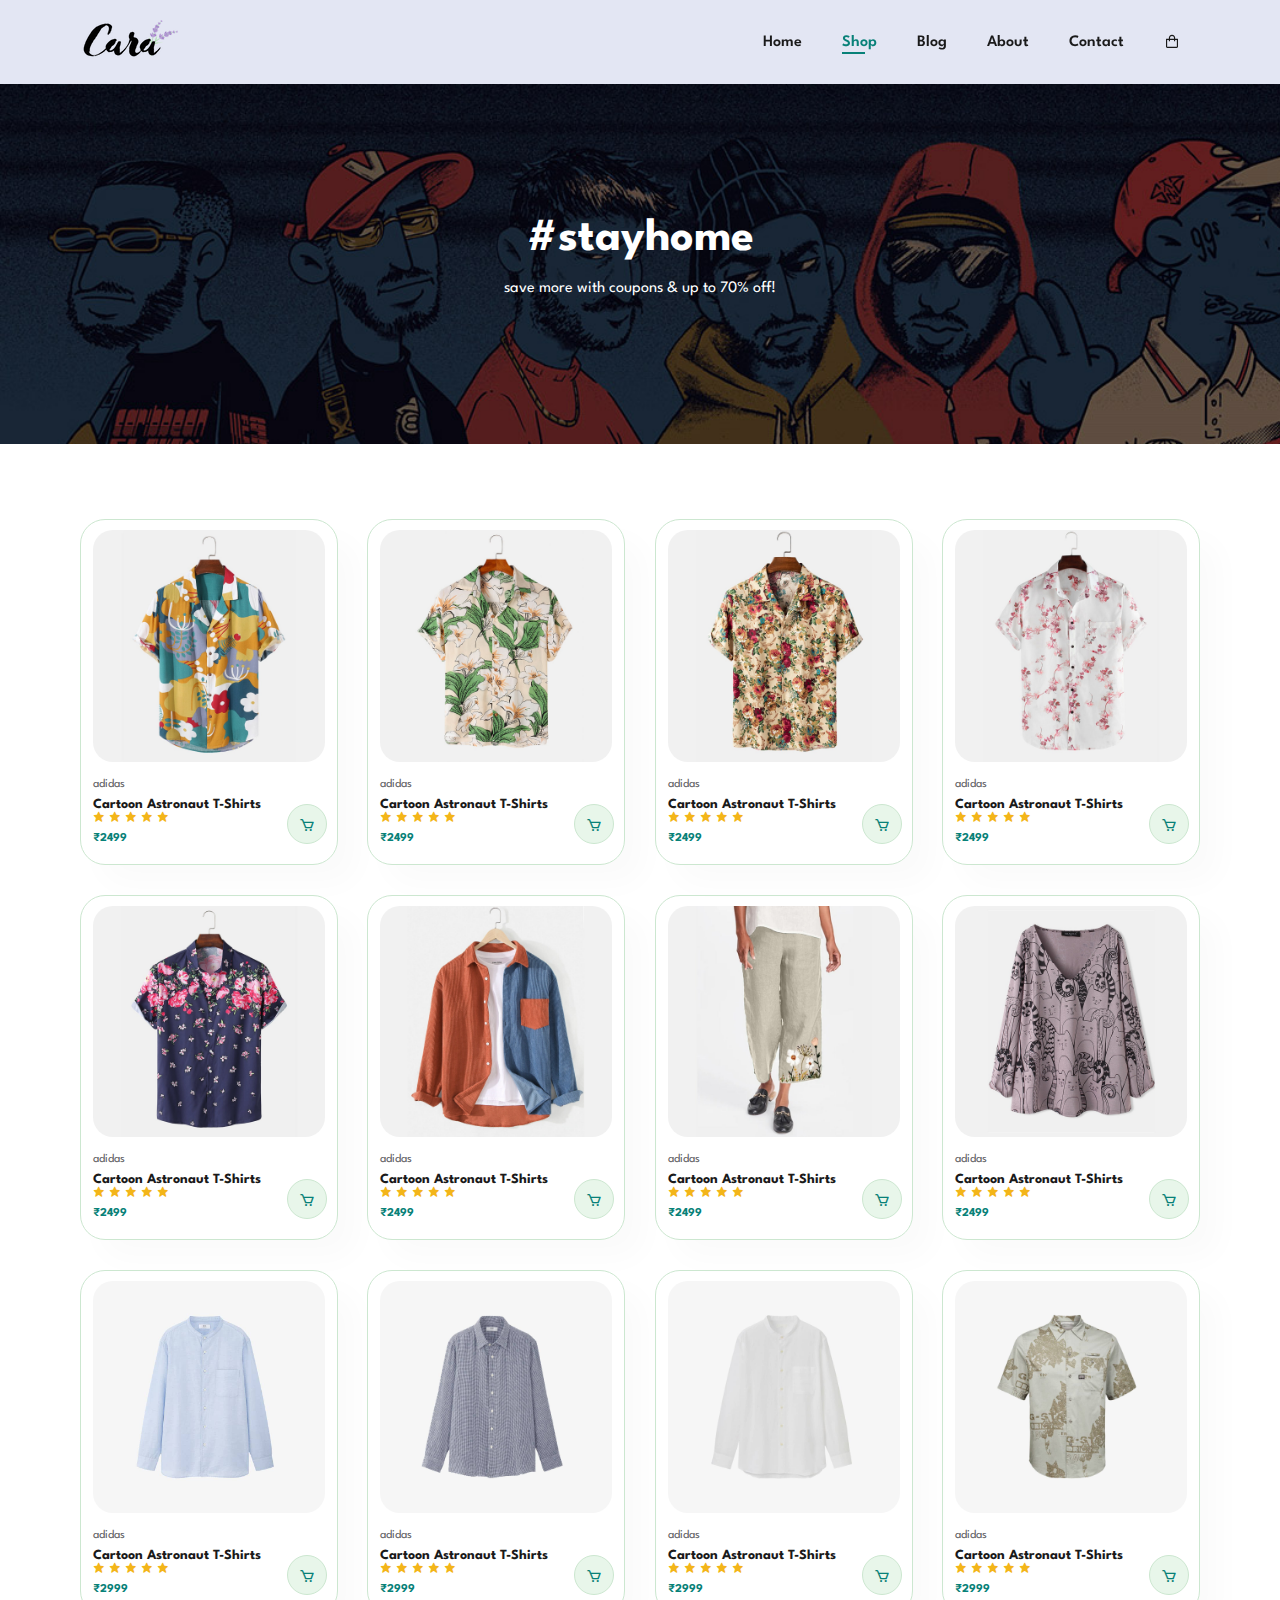
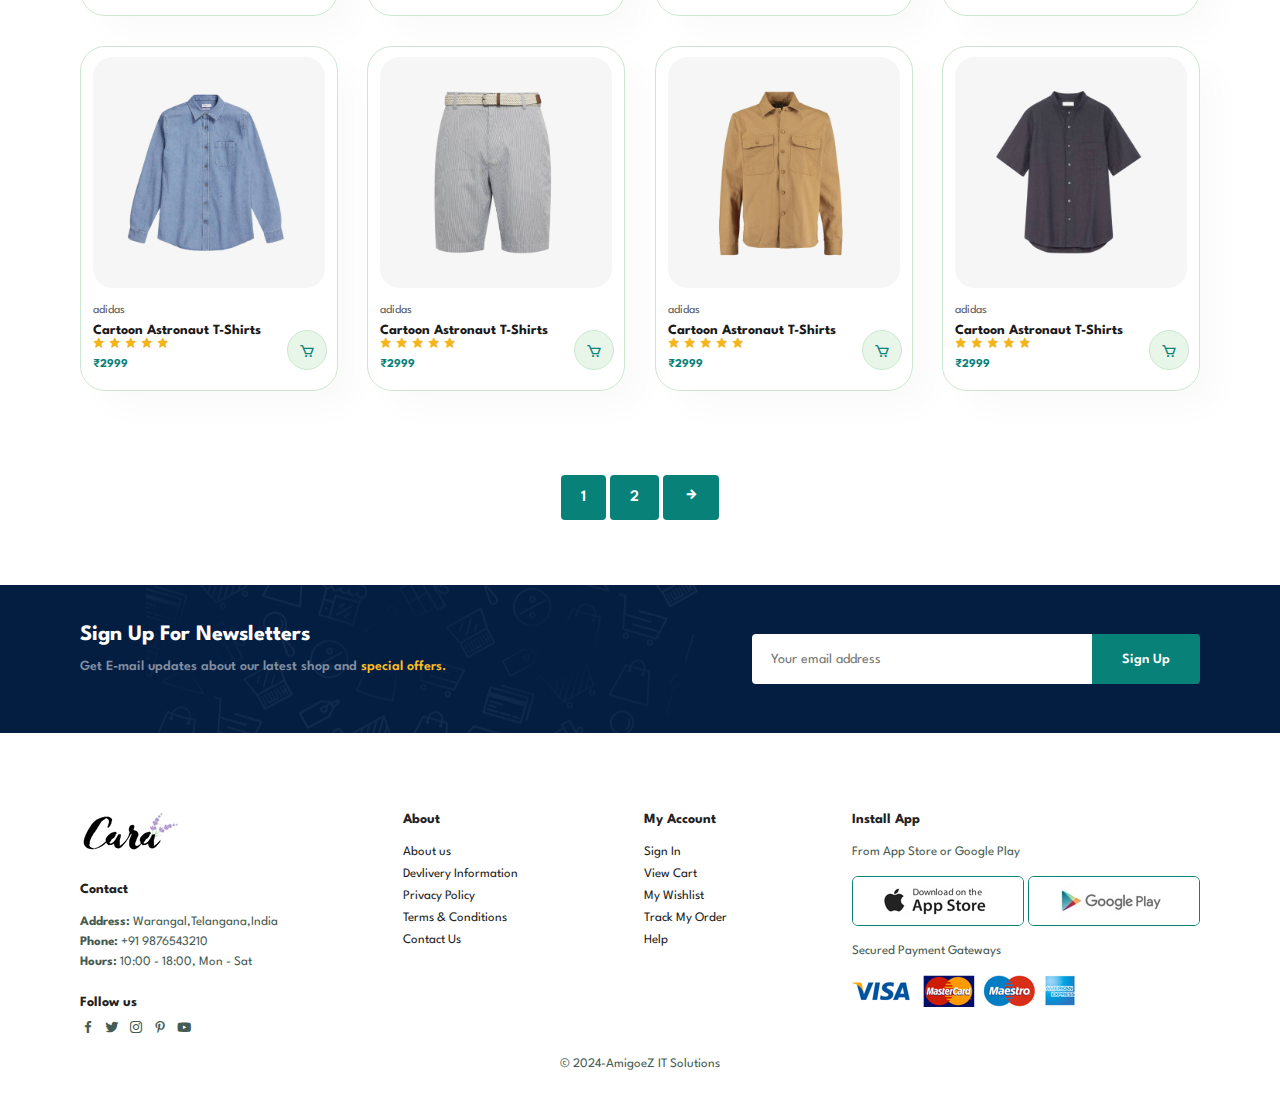
<file: shop.html>
<!DOCTYPE html>
<html lang="en">

    <head>
        <meta charset="UTF-8">
        <meta http-equiv="X-UA-Compatible" content="IE=edge">
        <meta name="viewport" content="width=device-width, initial-scale=1.0">
        <title>Cara</title>
        <link rel="icon" type="image/x-icon" href="/img/icon1.png">
        <link rel="stylesheet" href="https://cdn.jsdelivr.net/npm/boxicons@latest/css/boxicons.min.css">
        <link rel="stylesheet" href="style.css">
    </head>

    <body>
        <section id="header">
            <a href="#"><img src="img/logo.png" class="logo" alt=""></a>

            <div>
                <ul id="navbar">
                    <li><a href="index.html">Home</a></li>
                    <li><a class="active" href="shop.html">Shop</a></li>
                    <li><a href="blog.html">Blog</a></li>
                    <li><a href="about.html">About</a></li>
                    <li><a href="contact.html">Contact</a></li>
                    <li id="lg-bag"><a href="cart.html"><i class='bx bx-shopping-bag' ></i></a></li>
                    <a href="#" id="close"><i class='bx bx-x'></i></a>
                </ul>
            </div>
            <div id="mobile">
                <a href="cart.html"><i class='bx bx-shopping-bag' ></i></a>
                <i id="bar" class='bx bx-menu'></i>
            </div>
        </section>

        <section id="page-header">
            <h2>#stayhome</h2>
            <p>save more with coupons & up to 70% off!</p>
        </section> 

        <section id="product1" class="section-p1">
            <div class="pro-container">
                <div class="pro" onclick="window.location.href='sproduct.html';">
                    <img class="shirt" src="img/products/f1.jpg" alt="">
                    <div class="des">
                        <span>adidas</span>
                        <h5>Cartoon Astronaut T-Shirts</h5>
                        <div class="star">
                            <i class='bx bxs-star' ></i>
                            <i class='bx bxs-star' ></i>
                            <i class='bx bxs-star' ></i>
                            <i class='bx bxs-star' ></i>
                            <i class='bx bxs-star' ></i>
                        </div>
                        <h4>₹2499</h4>
                    </div>
                    <a href="#"><i class='bx bx-cart cart' ></i></a>
                </div>
                <div class="pro">
                    <img class="shirt" src="img/products/f2.jpg" alt="">
                    <div class="des">
                        <span>adidas</span>
                        <h5>Cartoon Astronaut T-Shirts</h5>
                        <div class="star">
                            <i class='bx bxs-star' ></i>
                            <i class='bx bxs-star' ></i>
                            <i class='bx bxs-star' ></i>
                            <i class='bx bxs-star' ></i>
                            <i class='bx bxs-star' ></i>
                        </div>
                        <h4>₹2499</h4>
                    </div>
                    <a href="#"><i class='bx bx-cart cart' ></i></a>
                </div>
                <div class="pro">
                    <img class="shirt" src="img/products/f3.jpg" alt="">
                    <div class="des">
                        <span>adidas</span>
                        <h5>Cartoon Astronaut T-Shirts</h5>
                        <div class="star">
                            <i class='bx bxs-star' ></i>
                            <i class='bx bxs-star' ></i>
                            <i class='bx bxs-star' ></i>
                            <i class='bx bxs-star' ></i>
                            <i class='bx bxs-star' ></i>
                        </div>
                        <h4>₹2499</h4>
                    </div>
                    <a href="#"><i class='bx bx-cart cart' ></i></a>
                </div>
                <div class="pro">
                    <img class="shirt" src="img/products/f4.jpg" alt="">
                    <div class="des">
                        <span>adidas</span>
                        <h5>Cartoon Astronaut T-Shirts</h5>
                        <div class="star">
                            <i class='bx bxs-star' ></i>
                            <i class='bx bxs-star' ></i>
                            <i class='bx bxs-star' ></i>
                            <i class='bx bxs-star' ></i>
                            <i class='bx bxs-star' ></i>
                        </div>
                        <h4>₹2499</h4>
                    </div>
                    <a href="#"><i class='bx bx-cart cart' ></i></a>
                </div>
                <div class="pro">
                    <img class="shirt" src="img/products/f5.jpg" alt="">
                    <div class="des">
                        <span>adidas</span>
                        <h5>Cartoon Astronaut T-Shirts</h5>
                        <div class="star">
                            <i class='bx bxs-star' ></i>
                            <i class='bx bxs-star' ></i>
                            <i class='bx bxs-star' ></i>
                            <i class='bx bxs-star' ></i>
                            <i class='bx bxs-star' ></i>
                        </div>
                        <h4>₹2499</h4>
                    </div>
                    <a href="#"><i class='bx bx-cart cart' ></i></a>
                </div>
                <div class="pro">
                    <img class="shirt" src="img/products/f6.jpg" alt="">
                    <div class="des">
                        <span>adidas</span>
                        <h5>Cartoon Astronaut T-Shirts</h5>
                        <div class="star">
                            <i class='bx bxs-star' ></i>
                            <i class='bx bxs-star' ></i>
                            <i class='bx bxs-star' ></i>
                            <i class='bx bxs-star' ></i>
                            <i class='bx bxs-star' ></i>
                        </div>
                        <h4>₹2499</h4>
                    </div>
                    <a href="#"><i class='bx bx-cart cart' ></i></a>
                </div>
                <div class="pro">
                    <img class="shirt" src="img/products/f7.jpg" alt="">
                    <div class="des">
                        <span>adidas</span>
                        <h5>Cartoon Astronaut T-Shirts</h5>
                        <div class="star">
                            <i class='bx bxs-star' ></i>
                            <i class='bx bxs-star' ></i>
                            <i class='bx bxs-star' ></i>
                            <i class='bx bxs-star' ></i>
                            <i class='bx bxs-star' ></i>
                        </div>
                        <h4>₹2499</h4>
                    </div>
                    <a href="#"><i class='bx bx-cart cart' ></i></a>
                </div>
                <div class="pro">
                    <img class="shirt" src="img/products/f8.jpg" alt="">
                    <div class="des">
                        <span>adidas</span>
                        <h5>Cartoon Astronaut T-Shirts</h5>
                        <div class="star">
                            <i class='bx bxs-star' ></i>
                            <i class='bx bxs-star' ></i>
                            <i class='bx bxs-star' ></i>
                            <i class='bx bxs-star' ></i>
                            <i class='bx bxs-star' ></i>
                        </div>
                        <h4>₹2499</h4>
                    </div>
                    <a href="#"><i class='bx bx-cart cart' ></i></a>
                </div>
            
                <div class="pro">
                    <img class="shirt" src="img/products/n1.jpg" alt="">
                    <div class="des">
                        <span>adidas</span>
                        <h5>Cartoon Astronaut T-Shirts</h5>
                        <div class="star">
                            <i class='bx bxs-star' ></i>
                            <i class='bx bxs-star' ></i>
                            <i class='bx bxs-star' ></i>
                            <i class='bx bxs-star' ></i>
                            <i class='bx bxs-star' ></i>
                        </div>
                        <h4>₹2999</h4>
                    </div>
                    <a href="#"><i class='bx bx-cart cart' ></i></a>
                </div>
                <div class="pro">
                    <img class="shirt" src="img/products/n2.jpg" alt="">
                    <div class="des">
                        <span>adidas</span>
                        <h5>Cartoon Astronaut T-Shirts</h5>
                        <div class="star">
                            <i class='bx bxs-star' ></i>
                            <i class='bx bxs-star' ></i>
                            <i class='bx bxs-star' ></i>
                            <i class='bx bxs-star' ></i>
                            <i class='bx bxs-star' ></i>
                        </div>
                        <h4>₹2999</h4>
                    </div>
                    <a href="#"><i class='bx bx-cart cart' ></i></a>
                </div>
                <div class="pro">
                    <img class="shirt" src="img/products/n3.jpg" alt="">
                    <div class="des">
                        <span>adidas</span>
                        <h5>Cartoon Astronaut T-Shirts</h5>
                        <div class="star">
                            <i class='bx bxs-star' ></i>
                            <i class='bx bxs-star' ></i>
                            <i class='bx bxs-star' ></i>
                            <i class='bx bxs-star' ></i>
                            <i class='bx bxs-star' ></i>
                        </div>
                        <h4>₹2999</h4>
                    </div>
                    <a href="#"><i class='bx bx-cart cart' ></i></a>
                </div>
                <div class="pro">
                    <img class="shirt" src="img/products/n4.jpg" alt="">
                    <div class="des">
                        <span>adidas</span>
                        <h5>Cartoon Astronaut T-Shirts</h5>
                        <div class="star">
                            <i class='bx bxs-star' ></i>
                            <i class='bx bxs-star' ></i>
                            <i class='bx bxs-star' ></i>
                            <i class='bx bxs-star' ></i>
                            <i class='bx bxs-star' ></i>
                        </div>
                        <h4>₹2999</h4>
                    </div>
                    <a href="#"><i class='bx bx-cart cart' ></i></a>
                </div>
                <div class="pro">
                    <img class="shirt" src="img/products/n5.jpg" alt="">
                    <div class="des">
                        <span>adidas</span>
                        <h5>Cartoon Astronaut T-Shirts</h5>
                        <div class="star">
                            <i class='bx bxs-star' ></i>
                            <i class='bx bxs-star' ></i>
                            <i class='bx bxs-star' ></i>
                            <i class='bx bxs-star' ></i>
                            <i class='bx bxs-star' ></i>
                        </div>
                        <h4>₹2999</h4>
                    </div>
                    <a href="#"><i class='bx bx-cart cart' ></i></a>
                </div>
                <div class="pro">
                    <img class="shirt" src="img/products/n6.jpg" alt="">
                    <div class="des">
                        <span>adidas</span>
                        <h5>Cartoon Astronaut T-Shirts</h5>
                        <div class="star">
                            <i class='bx bxs-star' ></i>
                            <i class='bx bxs-star' ></i>
                            <i class='bx bxs-star' ></i>
                            <i class='bx bxs-star' ></i>
                            <i class='bx bxs-star' ></i>
                        </div>
                        <h4>₹2999</h4>
                    </div>
                    <a href="#"><i class='bx bx-cart cart' ></i></a>
                </div>
                <div class="pro">
                    <img class="shirt" src="img/products/n7.jpg" alt="">
                    <div class="des">
                        <span>adidas</span>
                        <h5>Cartoon Astronaut T-Shirts</h5>
                        <div class="star">
                            <i class='bx bxs-star' ></i>
                            <i class='bx bxs-star' ></i>
                            <i class='bx bxs-star' ></i>
                            <i class='bx bxs-star' ></i>
                            <i class='bx bxs-star' ></i>
                        </div>
                        <h4>₹2999</h4>
                    </div>
                    <a href="#"><i class='bx bx-cart cart' ></i></a>
                </div>
                <div class="pro">
                    <img class="shirt" src="img/products/n8.jpg" alt="">
                    <div class="des">
                        <span>adidas</span>
                        <h5>Cartoon Astronaut T-Shirts</h5>
                        <div class="star">
                            <i class='bx bxs-star' ></i>
                            <i class='bx bxs-star' ></i>
                            <i class='bx bxs-star' ></i>
                            <i class='bx bxs-star' ></i>
                            <i class='bx bxs-star' ></i>
                        </div>
                        <h4>₹2999</h4>
                    </div>
                    <a href="#"><i class='bx bx-cart cart' ></i></a>
                </div>
            </div>
        </section>

        <section id="pagination" class="section-p1">
            <a href="#">1</a>
            <a href="#">2</a>
            <a href="#"><i class='bx bx-right-arrow-alt'></i></a>
        </section>

        <section id="newsletter" class="section-p1 section-m1">
            <div class="newstext">
                <h4>Sign Up For Newsletters</h4>
                <p>Get E-mail updates about our latest shop and <span>special offers.</span></p>
            </div>
            <div class="form">
                <input type="text" placeholder="Your email address">
                <button class="normal">Sign Up</button>
            </div>
        </section>

        <footer class="section-p1">
            <div class="col">
                <img class="logo" src="./img/logo.png" alt="">
                <h4>Contact</h4>
                <p><strong>Address:</strong> Warangal,Telangana,India</p>
                <p><strong>Phone:</strong> +91 9876543210</p>
                <p><strong>Hours:</strong> 10:00 - 18:00, Mon - Sat</p>
                <div class="follow">
                    <h4>Follow us</h4>
                    <div class="icon">
                        <i class='bx bxl-facebook'></i>
                        <i class='bx bxl-twitter' ></i>
                        <i class='bx bxl-instagram' ></i>
                        <i class='bx bxl-pinterest-alt' ></i>
                        <i class='bx bxl-youtube' ></i>
                    </div>
                </div>
            </div>

            <div class="col">
                <h4>About</h4>
                <a href="#">About us</a>
                <a href="#">Devlivery Information</a>
                <a href="#">Privacy Policy</a>
                <a href="#">Terms & Conditions</a>
                <a href="#">Contact Us</a>
            </div>

            <div class="col">
                <h4>My Account</h4>
                <a href="#">Sign In</a>
                <a href="#">View Cart</a>
                <a href="#">My Wishlist</a>
                <a href="#">Track My Order</a>
                <a href="#">Help</a>
            </div>

            <div class="col install">
                <h4>Install App</h4>
                <p>From App Store or Google Play</p>
                <div class="row">
                    <img src="./img/pay/app.jpg" alt="">
                    <img src="./img/pay/play.jpg" alt="">
                </div>
                <p>Secured Payment Gateways</p>
                <img src="./img/pay/pay.png" alt="">
            </div>

            <div class="copyright">
                <p>© 2024-AmigoeZ IT Solutions</p>
            </div>
        </footer>

        <script src="script.js"></script>
    </body>
</html>
</file>
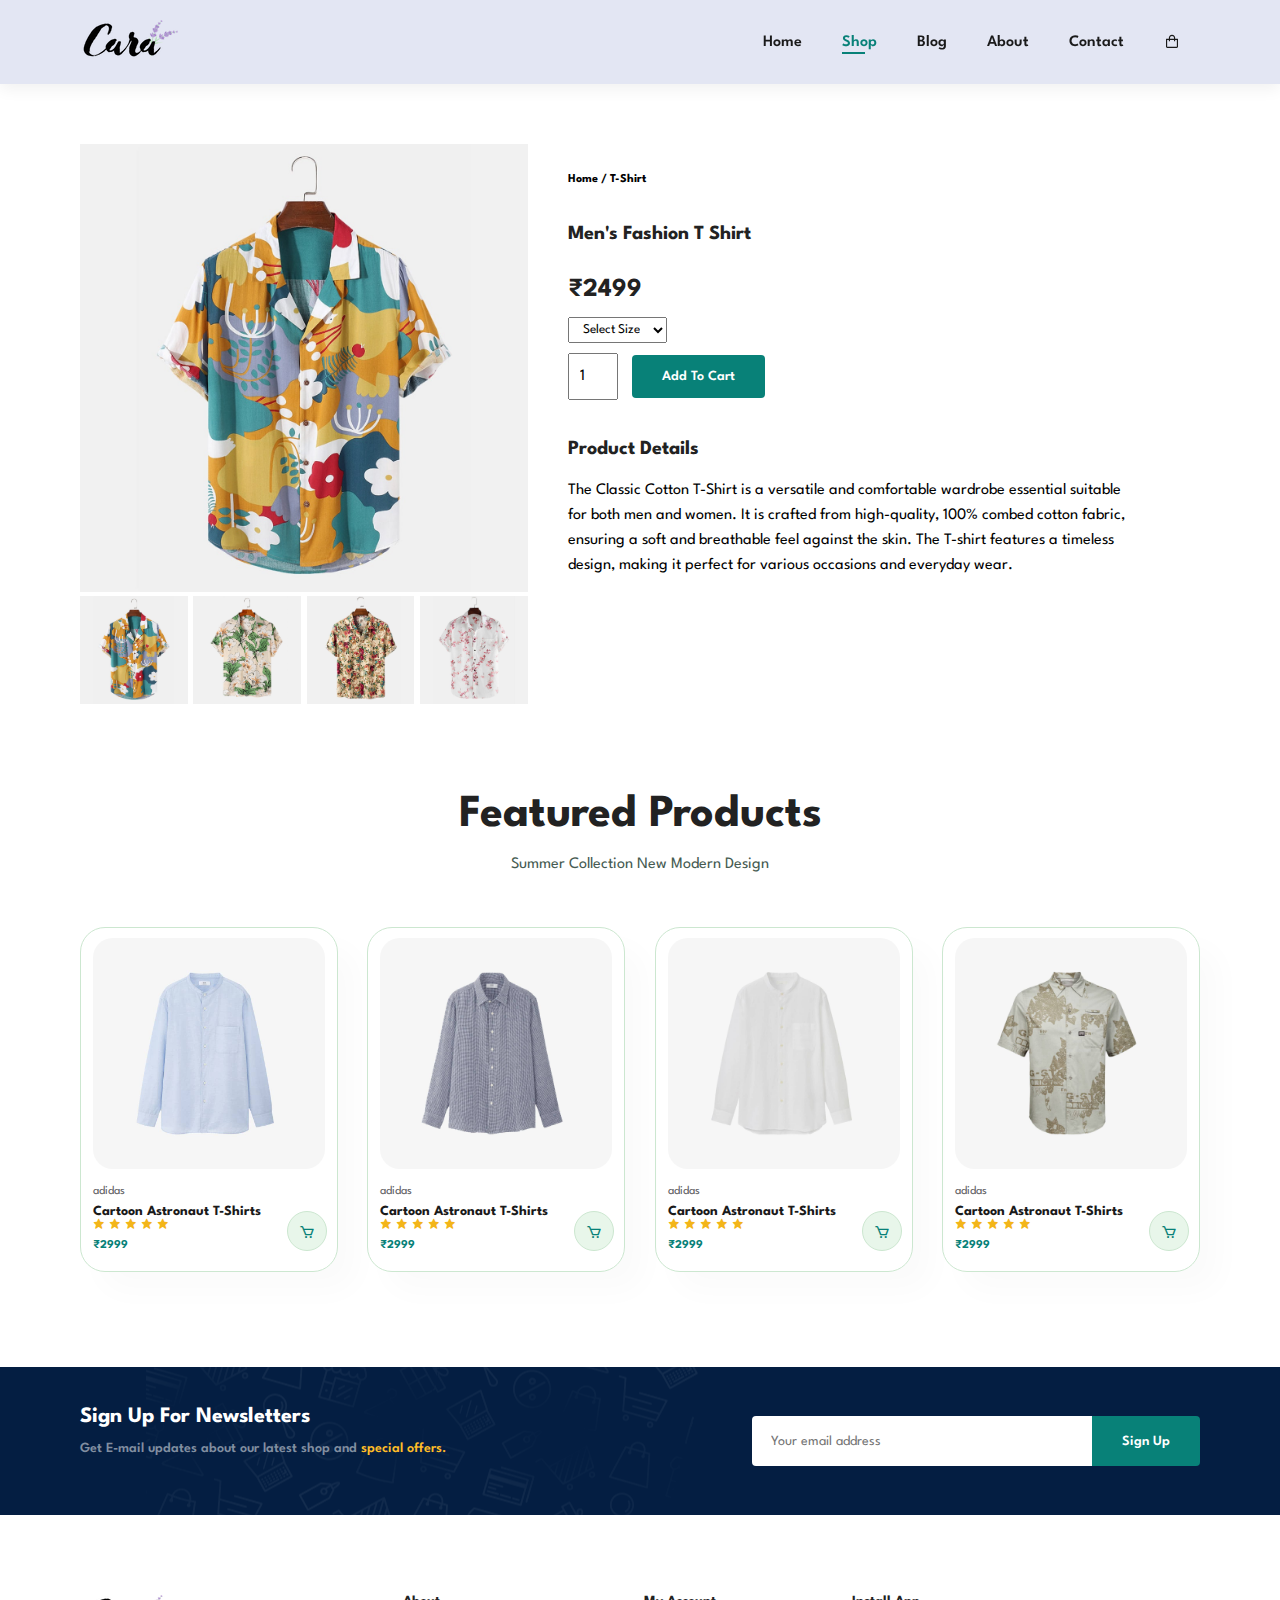
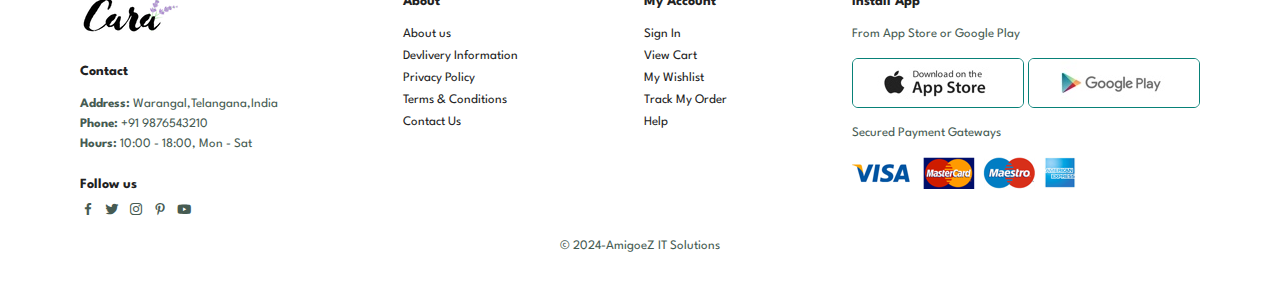
<file: sproduct.html>
<!DOCTYPE html>
<html lang="en">

    <head>
        <meta charset="UTF-8">
        <meta http-equiv="X-UA-Compatible" content="IE=edge">
        <meta name="viewport" content="width=device-width, initial-scale=1.0">
        <title>Cara</title>
        <link rel="icon" type="image/x-icon" href="/img/icon1.png">
        <link rel="stylesheet" href="https://cdn.jsdelivr.net/npm/boxicons@latest/css/boxicons.min.css">
        <link rel="stylesheet" href="style.css">
    </head>

    <body>
        <section id="header">
            <a href="#"><img src="img/logo.png" class="logo" alt=""></a>

            <div>
                <ul id="navbar">
                    <li><a href="index.html">Home</a></li>
                    <li><a class="active" href="shop.html">Shop</a></li>
                    <li><a href="blog.html">Blog</a></li>
                    <li><a href="about.html">About</a></li>
                    <li><a href="contact.html">Contact</a></li>
                    <li id="lg-bag"><a href="cart.html"><i class='bx bx-shopping-bag' ></i></a></li>
                    <a href="#" id="close"><i class='bx bx-x'></i></a>
                </ul>
            </div>
            <div id="mobile">
                <a href="cart.html"><i class='bx bx-shopping-bag' ></i></a>
                <i id="bar" class='bx bx-menu'></i>
            </div>
        </section>

        <section id="prodetails" class="section-p1">
            <div class="single-pro-image">
                <img src="./img/products/f1.jpg" width="100%" id="MainImg" alt="">

                <div class="small-img-group">
                    <div class="small-img-col">
                        <img src="./img/products/f1.jpg" width="100%" class="small-img" alt="">
                    </div>
                    <div class="small-img-col">
                        <img src="./img/products/f2.jpg" width="100%" class="small-img" alt="">
                    </div>
                    <div class="small-img-col">
                        <img src="./img/products/f3.jpg" width="100%" class="small-img" alt="">
                    </div>
                    <div class="small-img-col">
                        <img src="./img/products/f4.jpg" width="100%" class="small-img" alt="">
                    </div>
                </div>
            </div>

            <div class="single-pro-details">
                <h6>Home / T-Shirt</h6>
                <h4>Men's Fashion T Shirt</h4>
                <h2>₹2499</h2>
                <select>
                    <option>Select Size</option>
                    <option>Small</option>
                    <option>Medium</option>
                    <option>Large</option>
                    <option>XL</option>
                </select>
                <input type="number" value="1">
                <button class="normal">Add To Cart</button>
                <h4>Product Details</h4>
                <span>The Classic Cotton T-Shirt is a versatile and comfortable wardrobe essential suitable for both men and women. It is crafted from high-quality, 100% combed cotton fabric, ensuring a soft and breathable feel against the skin. The T-shirt features a timeless design, making it perfect for various occasions and everyday wear.</span>
            </div>
        </section>

        <section id="product1" class="section-p1">
            <h2>Featured Products</h2>
            <p>Summer Collection New Modern Design</p>
            <div class="pro-container">
                <div class="pro">
                    <img class="shirt" src="img/products/n1.jpg" alt="">
                    <div class="des">
                        <span>adidas</span>
                        <h5>Cartoon Astronaut T-Shirts</h5>
                        <div class="star">
                            <i class='bx bxs-star' ></i>
                            <i class='bx bxs-star' ></i>
                            <i class='bx bxs-star' ></i>
                            <i class='bx bxs-star' ></i>
                            <i class='bx bxs-star' ></i>
                        </div>
                        <h4>₹2999</h4>
                    </div>
                    <a href="#"><i class='bx bx-cart cart' ></i></a>
                </div>
                <div class="pro">
                    <img class="shirt" src="img/products/n2.jpg" alt="">
                    <div class="des">
                        <span>adidas</span>
                        <h5>Cartoon Astronaut T-Shirts</h5>
                        <div class="star">
                            <i class='bx bxs-star' ></i>
                            <i class='bx bxs-star' ></i>
                            <i class='bx bxs-star' ></i>
                            <i class='bx bxs-star' ></i>
                            <i class='bx bxs-star' ></i>
                        </div>
                        <h4>₹2999</h4>
                    </div>
                    <a href="#"><i class='bx bx-cart cart' ></i></a>
                </div>
                <div class="pro">
                    <img class="shirt" src="img/products/n3.jpg" alt="">
                    <div class="des">
                        <span>adidas</span>
                        <h5>Cartoon Astronaut T-Shirts</h5>
                        <div class="star">
                            <i class='bx bxs-star' ></i>
                            <i class='bx bxs-star' ></i>
                            <i class='bx bxs-star' ></i>
                            <i class='bx bxs-star' ></i>
                            <i class='bx bxs-star' ></i>
                        </div>
                        <h4>₹2999</h4>
                    </div>
                    <a href="#"><i class='bx bx-cart cart' ></i></a>
                </div>
                <div class="pro">
                    <img class="shirt" src="img/products/n4.jpg" alt="">
                    <div class="des">
                        <span>adidas</span>
                        <h5>Cartoon Astronaut T-Shirts</h5>
                        <div class="star">
                            <i class='bx bxs-star' ></i>
                            <i class='bx bxs-star' ></i>
                            <i class='bx bxs-star' ></i>
                            <i class='bx bxs-star' ></i>
                            <i class='bx bxs-star' ></i>
                        </div>
                        <h4>₹2999</h4>
                    </div>
                    <a href="#"><i class='bx bx-cart cart' ></i></a>
                </div>
            </div>
        </section>

        <section id="newsletter" class="section-p1 section-m1">
            <div class="newstext">
                <h4>Sign Up For Newsletters</h4>
                <p>Get E-mail updates about our latest shop and <span>special offers.</span></p>
            </div>
            <div class="form">
                <input type="text" placeholder="Your email address">
                <button class="normal">Sign Up</button>
            </div>
        </section>

        <footer class="section-p1">
            <div class="col">
                <img class="logo" src="./img/logo.png" alt="">
                <h4>Contact</h4>
                <p><strong>Address:</strong> Warangal,Telangana,India</p>
                <p><strong>Phone:</strong> +91 9876543210</p>
                <p><strong>Hours:</strong> 10:00 - 18:00, Mon - Sat</p>
                <div class="follow">
                    <h4>Follow us</h4>
                    <div class="icon">
                        <i class='bx bxl-facebook'></i>
                        <i class='bx bxl-twitter' ></i>
                        <i class='bx bxl-instagram' ></i>
                        <i class='bx bxl-pinterest-alt' ></i>
                        <i class='bx bxl-youtube' ></i>
                    </div>
                </div>
            </div>

            <div class="col">
                <h4>About</h4>
                <a href="#">About us</a>
                <a href="#">Devlivery Information</a>
                <a href="#">Privacy Policy</a>
                <a href="#">Terms & Conditions</a>
                <a href="#">Contact Us</a>
            </div>

            <div class="col">
                <h4>My Account</h4>
                <a href="#">Sign In</a>
                <a href="#">View Cart</a>
                <a href="#">My Wishlist</a>
                <a href="#">Track My Order</a>
                <a href="#">Help</a>
            </div>

            <div class="col install">
                <h4>Install App</h4>
                <p>From App Store or Google Play</p>
                <div class="row">
                    <img src="./img/pay/app.jpg" alt="">
                    <img src="./img/pay/play.jpg" alt="">
                </div>
                <p>Secured Payment Gateways</p>
                <img src="./img/pay/pay.png" alt="">
            </div>

            <div class="copyright">
                <p>© 2024-AmigoeZ IT Solutions</p>
            </div>
        </footer>

        <script>
            var MainImg = document.getElementById('MainImg');
            var smallImg = document.getElementsByClassName('small-img');
            
            smallImg[0].onclick = function(){
                MainImg.src = smallImg[0].src;
            }
            smallImg[1].onclick = function(){
                MainImg.src = smallImg[1].src;
            }
            smallImg[2].onclick = function(){
                MainImg.src = smallImg[2].src;
            }
            smallImg[3].onclick = function(){
                MainImg.src = smallImg[3].src;
            }
        </script>

        <script src="script.js"></script>
    </body>
</html>
</file>
<file: style.css>
@import url("https://fonts.googleapis.com/css2?family=Spartan:wght@100;200;300;400;500;600;700;800;900&display=swap");
* {
  margin: 0;
  padding: 0;
  box-sizing: border-box;
  font-family: "Spartan", sans-serif;
}

html {
  scroll-behavior: smooth;
}

/* Global Styles */

h1 {
  font-size: 50px;
  line-height: 64px;
  color: #222;
}

h2 {
  font-size: 46px;
  line-height: 54px;
  color: #222;
}

h4 {
  font-size: 20px;
  color: #222;
}

h6 {
  font-weight: 700;
  font-size: 12px;
}

p {
  font-size: 16px;
  color: #465b52;
  margin: 15px 0 20px 0;
}

.section-p1 {
  padding: 40px 80px;
}

.section-m1 {
  margin: 40px 0;
}

button.normal {
  font-size: 14px;
  font-weight: 600;
  color: #000;
  padding: 15px 30px;
  border-radius: 4px;
  background-color: #fff;
  cursor: pointer;
  border: none;
  outline: none;
  transition: 0.2s;
}

button.white {
  font-size: 13px;
  font-weight: 600;
  color: #fff;
  padding: 11px 18px;
  background-color: transparent;
  cursor: pointer;
  border: 1px solid #fff;
  outline: none;
  transition: 0.2s;
}

body {
  width: 100%;
}

/* Header Style */

#header {
  display: flex;
  align-items: center;
  justify-content: space-between;
  padding: 20px 80px;
  background: #E3E6F3;
  box-shadow: 0 5px 15px rgba(0, 0, 0, 0.06);
  z-index: 999;
  position: sticky;
  top: 0;
  left: 0;
}

#navbar {
  display: flex;
  align-items: center;
  justify-content: center;
}

#navbar li {
  list-style: none;
  padding: 0 20px;
  position: relative;
}

#navbar li a {
  text-decoration: none;
  font-size: 16px;
  font-weight: 600;
  color: #1a1a1a;
  transition: 0.3s ease;
}

#navbar li a:hover,
#navbar li a.active{
  color: #088178;
}

#navbar li a.active::after,
#navbar li a:hover::after{
  content: "";
  width: 30%;
  height: 2px;
  background: #088178;
  position: absolute;
  bottom: -4px;
  left: 20px;
}

#mobile {
  display: none;
  align-items: center;
}

#close {
  display: none;
}

/* Main part of page */

#main {
  background-image: url("./img/bg-img.jpg");
  background-size: cover;
  height: 90vh;
  width: 100%;
  background-position: top 25% right 0;
  padding: 0 80px;
  display: flex;
  align-items: flex-start;
  justify-content: center;
  flex-direction: column;
}

#main h4 {
  padding-bottom: 15px;
}

#main h1 {
  color: #088178;
}

#main button {
  background-image: url("img/button.png");
  background-color: transparent;
  color: #088178;
  border: 0;
  padding: 14px 65px;
  background-repeat: no-repeat;
  cursor: pointer;
  font-weight: 700;
  font-size: 15px;
}

#feature {
  display: flex;
  justify-content: space-between;
  text-align: center;
  flex-wrap: wrap;
}

#feature .fe-box {
  width: 180px;
  text-align: center;
  padding: 25px 15px;
  box-shadow: 20px 20px 34px rgba(0, 0, 0, 0.03);
  border: 1px solid #cce7d0;
  border-radius: 4px;
  margin: 15px 0;
}

#feature .fe-box:hover {
  box-shadow: 10px 10px 74px rgba(100, 45, 211, 0.1);
}

#feature .fe-box img {
  width: 100%;
  margin-bottom: 10px;
}

#feature .fe-box h6 {
  padding: 9px 8px 6px 8px;
  line-height: 1;
  border-radius: 4px;
  color: #088178;
  background-color: #fddde4;
}

#feature .fe-box:nth-child(2) h6 {
  background-color: #cdebbc;
}

#feature .fe-box:nth-child(3) h6 {
  background-color: #abddf68f;
}

#feature .fe-box:nth-child(4) h6 {
  background-color: #c2bdf68f;
}

#feature .fe-box:nth-child(5) h6 {
  background-color: #ebd2bcb6;
}

#feature .fe-box:nth-child(6) h6 {
  background-color: #bcd4ebb0;
}

#product1 {
  text-align: center;
}

#product1 .pro-container{
  display: flex;
  justify-content: space-between;
  padding-top: 20px;
  flex-wrap: wrap;
}

#product1 .pro {
  width: 23%;
  min-width: 250px;
  padding: 10px 12px;
  border: 1px solid #cce7d0;
  border-radius: 25px;
  cursor: pointer;
  box-shadow: 20px 20px 30px rgba(0, 0, 0, 0.02);
  margin: 15px 0px;
  transition: transform 0.3s ease-in-out;
  position: relative;
}

#product1 .pro img.shirt{
  width: 100%;
  border-radius: 20px;
}

#product1 .pro:hover {
  box-shadow: 20px 20px 54px rgba(28, 77, 161, 0.06);
  transform: scale(1.08);
} 

#product1 .pro .des {
  text-align: start;
  padding: 10px 0;
}

#product1 .pro .des span {
  color: #606063;
  font-size: 12px;
}

#product1 .pro .des h5 {
  padding-top: 7px;
  color: #1a1a1a;
  font-size: 14px;
}

#product1 .pro .des i {
  font-size: 12px;
  color: rgb(243, 181, 25);
}

#product1 .pro .des h4 {
  padding-top: 7px;
  font-size: 12px;
  font-weight: 700;
  color: #088178;
}

#product1 .pro .cart {
  width: 40px;
  height: 40px;
  line-height: 40px;
  border-radius: 50px;
  background-color: #e8f6ea;
  font-weight: 500;
  color: #088178;
  border: 1px solid #cce7d0;
  position: absolute;
  bottom: 20px;
  right: 10px;
}

#banner {
  display: flex;
  justify-content: center;
  text-align: center;
  align-items: center;
  flex-direction: column;
  background-image: url("./img/banner/b2.jpg");
  width: 100%;
  height: 30vh;
  background-size:cover;
  background-position: center;
}

#banner h4 {
  color: #fff;
  font-size: 16px;
}

#banner h2 {
  color: #fff;
  font-size: 30px;
  padding: 10px 0;
}

#banner h2 span {
  color: #ef3636;
}

#banner button:hover {
  background-color: #088178;
  color: #fff; 
}

#sm-banner {
  display: flex;
  justify-content: space-between;
  flex-wrap: wrap;
}

#sm-banner .banner-box {
  display: flex;
  justify-content: center;
  align-items: flex-start;
  flex-direction: column;
  background-image: url("./img/banner/b17.jpg");
  min-width: 600px;
  height: 50vh;
  background-size:cover;
  background-position: center;
  padding: 30px;
  margin: 0 25px;
}

#sm-banner .banner-box2 {
  background-image: url("./img/banner/b10.jpg");
}

#sm-banner h4 {
  color: #fff;
  font-size: 20px;
  font-weight: 300;
}

#sm-banner h2 {
  color: #fff;
  font-size: 28px;
  font-weight: 800;
}

#sm-banner span {
  color: #fff;
  font-size: 14px;
  font-weight: 500;
  padding-bottom: 15px;
}

#sm-banner .banner-box:hover button {
  background-color: #088178;
  border: 1px solid #088178;
}

#banner3 {
  display: flex;
  justify-content: space-between;
  flex-wrap: wrap;
  padding: 0 80px;
}

#banner3 .banner-box {
  display: flex;
  justify-content: center;
  align-items: flex-start;
  flex-direction: column;
  background-image: url("./img/banner/b7.jpg");
  min-width: 30%;
  height: 30vh;
  background-size:cover;
  background-position: center;
  padding: 20px;
  margin-bottom: 20px;
}

#banner3 .banner-box2 {
  background-image: url("./img/banner/b4.jpg");
}

#banner3 .banner-box3 {
  background-image: url("./img/banner/b18.jpg");
}

#banner3 h2 {
  color: #fff;
  font-weight: 900;
  font-size: 22px;
}

#banner3 h3 {
  color: #ec544e;
  font-weight: 800;
  font-size: 15px;
}

#newsletter {
  display: flex;
  justify-content: space-between;
  flex-wrap: wrap;
  align-items: center;
  background-image: url("./img/banner/b14.png");
  background-repeat: no-repeat;
  background-position: 20% 30%;
  background-color: #041e42;
}

#newsletter h4 {
  font-size: 22px;
  font-weight: 700;
  color: #fff;
}

#newsletter p {
  font-size: 14px;
  font-weight: 600;
  color: #818ea0;
}

#newsletter span {
  color: #ffbd27;
}

#newsletter .form {
  display: flex;
  width: 40%;
}

#newsletter input {
  height: 3.125rem;
  padding: 0 1.25em;
  font-size: 14px;
  width: 100%;
  border: 1px solid transparent;
  border-radius: 4px;
  outline: none;
  border-top-right-radius: 0;
  border-bottom-right-radius: 0;
}

#newsletter button {
  background-color: #088178;
  color: #fff;
  white-space: nowrap;
  border-top-left-radius: 0;
  border-bottom-left-radius: 0;
}

footer {
  display: flex;
  flex-wrap: wrap;
  justify-content: space-between;
}

footer .col {
  display: flex;
  flex-direction: column;
  align-items: flex-start;
  margin-bottom: 20px;
}

footer .logo {
  margin-bottom: 30px;
}

footer h4 {
  font-size: 14px;
  padding-bottom: 20px;
}

footer p {
  font-size: 13px;
  margin: 0 0 8px 0;
}

footer a {
  font-size: 13px;
  text-decoration: none;
  color: #222;
  margin-bottom: 10px;
}

footer .follow {
  margin-top: 20px;
}

footer .follow i {
  color: #465b52;
  padding-right: 4px;
  cursor: pointer;
}

footer .follow h4 {
  padding-bottom: 10px;
}

footer .install .row img{
  border: 1px solid #088178;
  border-radius: 6px;
}

footer .install img {
  margin: 10px 0 15px 0;
  cursor: pointer; 
}

footer .follow i:hover,
footer a:hover {
  color: #088178;
}

footer .copyright {
  width: 100%;
  text-align: center;
}

/* Shop Page */

#page-header {
  background-image: url("./img/banner/b1.jpg");
  width: 100%;
  height: 40vh;
  background-size: cover;
  display: flex;
  justify-content: center;
  text-align: center;
  flex-direction: column;
  padding: 14px;
}

#page-header h2,
#page-header p {
  color: #fff;
}

#pagination {
  text-align: center;
}
#pagination a {
  text-decoration: none;
  background-color: #088178;
  padding: 15px 20px;
  border-radius: 4px;
  color: #fff;
  font-weight: 600;
}

#pagination a i {
  font-size: 16px;
  font-weight: 600;
}

/* Single Product */

#prodetails{
  display: flex;
  margin-top: 20px;
}

#prodetails .single-pro-image {
  width: 40%;
  margin-right: 40px;
}

#prodetails .small-img-group {
  display: flex;
  justify-content: space-between;
}

.small-img-col {
  flex-basis: 24%;
  cursor: pointer;
}

#prodetails .single-pro-details {
  width: 50%;
  padding-top: 30px;
}

#prodetails .single-pro-details h4{
  padding: 40px 0 20px 0;
}

#prodetails .single-pro-details h2{
  font-size: 26px;
}

#prodetails .single-pro-details select {
  display: block;
  padding: 5px 10px;
  margin-bottom: 10px;
}

#prodetails .single-pro-details input {
  width: 50px;
  height: 47px;
  padding-left: 10px;
  font-size: 16px;
  margin-right: 10px;
}

#prodetails .single-pro-details input:focus {
  outline: none;
}

#prodetails .single-pro-details button {
  background-color: #088178;
  color: #fff;
}

#prodetails .single-pro-details span {
  line-height: 25px;
}

/* Blog Page */

#page-header.blog-header {
  background-image: url("./img/banner/b19.jpg");
}

#blog {
  padding: 150px 150px 0 150px;
}

#blog .blog-box {
  display: flex;
  align-items: center;
  width: 100%;
  position: relative;
  padding-bottom: 90px;
}

#blog .blog-img {
  width: 50%;
  margin-right: 40px;
}

#blog img {
  width: 100%;
  height: 300px;
  object-fit: cover;
}

#blog .blog-details {
  width: 50%;
}

#blog .blog-details p {
  line-height: 22px;
}

#blog .blog-details a {
  text-decoration: none;
  font-size: 11px;
  color: #000;
  font-weight: 700;
  position: relative;
  transition: 0.2s;
}

#blog .blog-details a::after {
  content: "";
  width: 50px;
  height: 1px;
  background-color: #000;
  position: absolute;
  top: 4px;
  right: -60px;
}

#blog .blog-details a:hover {
  color: #088178;
}

#blog .blog-details a:hover::after {
  background-color: #088178;
}

#blog .blog-box h1 {
  position: absolute;
  top: -40px;
  left: 0;
  font-size: 70px;
  font-weight: 700;
  color: #c9cbce;
  z-index: -9;
}

/* About Page */

#page-header.about-header {
  background-image: url("./img/about/banner.png");
}

#about-head {
  display: flex;
  align-items: center;
}

#about-head img {
  width: 50%;
  height: auto;
}

#about-head div {
  padding-left: 40px;
}

#about-head div p {
  line-height: 22px;
}

#about-app {
  text-align: center;
}

#about-app .video {
  width: 70%;
  height: 100%;
  margin: 30px auto 0 auto;
}

#about-app .video video {
  width: 100%;
  height: 100%;
  border-radius: 20px;
}

/* Contact Page */

#contact-details {
  display: flex;
  align-items: center;
  justify-content: space-between;
}

#contact-details .details {
  width: 40%;
}

#contact-details .details span,
#form-details form span {
  font-size: 12px;
}

#contact-details .details h2,
#form-details form h2 {
  font-size: 26px;
  line-height: 35px;
  padding: 20px 0;
}

#contact-details .details h3 {
  font-size: 16px;
  padding-bottom: 15px;
}

#contact-details .details li {
  list-style: none;
  display: flex;
  padding: 10px 0;
}

#contact-details .details li i {
  font-size: 14px;
  padding-right: 22px;
}

#contact-details .details li p {
  margin: 0;
  font-size: 14px
}

#contact-details .map {
  width: 55%;
  height: 400px;
}

#contact-details .map iframe {
  width: 100%;
  height: 100%;
}

#form-details {
  display: flex;
  justify-content: space-between;
  margin: 30px;
  padding: 80px;
  border: 1px solid #e1e1e1;
}

#form-details form {
  width: 65%;
  display: flex;
  flex-direction: column;
  align-items: flex-start;
}

#form-details form input,
#form-details form textarea {
  width: 100%;
  padding: 12px 15px;
  outline: none;
  margin-bottom: 20px;
  border: 1px solid #e1e1e1;
}

#form-details form button {
  background-color: #088178;
  color: #fff;
}

#form-details .people div {
  padding-bottom: 25px;
  display: flex;
  align-items: flex-start;
}

#form-details .people div img {
  width: 65px;
  height: 65px;
  object-fit: cover;
  margin-right: 15px;
}

#form-details .people div p {
  margin: 0;
  font-size: 13px;
  line-height: 25px;
}

#form-details .people div p span {
  display: block;
  font-size: 16px;
  font-weight: 600;
  color: #000;
}

/* Cart Page */

#cart {
  overflow-x: auto;
}

#cart table {
  width: 100%;
  border-collapse: collapse;
  table-layout: fixed;
  white-space: nowrap;
}

#cart table img {
  width: 70px; 
}

#cart table td:nth-child(1) {
  width: 100px;
  text-align: center;
}

#cart table td:nth-child(2) {
  width: 150px;
  text-align: center;
}

#cart table td:nth-child(3) {
  width: 250px;
  text-align: center;
}

#cart table td:nth-child(4),
#cart table td:nth-child(5),
#cart table td:nth-child(6) {
  width: 150px;
  text-align: center;
}

#cart table td:nth-child(5) input {
  width: 70px;
  padding: 10px 5px 10px 15px;
}

#cart table thead {
  border: 1px solid #e2e9e1;
  border-left: none;
  border-right: none;
}

#cart table thead td {
  font-weight: 700;
  text-transform: uppercase;
  font-size: 13px;
  padding: 18px 0;
}

#cart table tbody tr td {
  padding-top: 15px;
}

#cart table tbody td {
  font-size: 13px;
}

#cart-add {
  display: flex;
  flex-wrap: wrap;
  justify-content: space-between;
}

#coupon {
  width: 50%;
  margin-bottom: 30px;
}

#coupon h3,
#subtotal h3 {
  padding-bottom: 15px;
}

#coupon input {
  padding: 10px 20px;
  outline: none;
  width: 60%;
  margin-right: 10px;
  border: 1px solid #e2e9e1;
}

#coupon button,
#subtotal button {
  background-color: #088178;
  color: #fff;
  padding: 12px 20px;
}

#subtotal {
  width: 50%;
  border: 1px solid #e2e9e1;
  padding: 30px;
}

#subtotal table {
  border-collapse: collapse;
  width: 100%;
  margin-bottom: 20px;
}

#subtotal table td {
  width: 50%;
  border: 1px solid #e2e9e1;
  padding: 10px;
  font-size: 13px;
}


/* Media Query */



@media (max-width:820px) {
  .section-p1 {
    padding: 40px;
  }
   
  #navbar {
    display: flex;
    flex-direction: column;
    align-items: flex-start;
    justify-content: flex-start;
    position: fixed;
    top: 0;
    right: -300px;
    height: 100vh;
    width: 300px;
    background-color: #E3E6F3;
    box-shadow: 0 40px 60px rgba(0, 0, 0, 0.1);
    padding: 80px 0 0 10px;
    transition: 0.3s;
  }

  #navbar.active {
    right: 0px;
  }

  #navbar li {
    margin-bottom: 25px;
  }

  #mobile {
    display: flex;
    align-items: center;
  }

  #mobile i {
    color: #1a1a1a;
    font-size: 24px;
    padding-left: 20px;
  }

  #close {
    display: initial;
    position: absolute;
    top: 30px;
    left: 30px;
    color: #222;
    font-size: 24px;
  }

  #lg-bag {
    display: none;
  }

  #main {
    height: 70vh;
    padding: 0 40px;
    background-position: top 30% right 40%;
  }

  #feature {
    justify-content: center;
  }

  #feature .fe-box {
    margin: 15px 15px;
  }

  #product1 .pro-container {
    justify-content: center;
  }

  #product1 .pro {
    margin: 15px;
  }

  #banner {
    height: 20vh;
  }

  #sm-banner {
    justify-content: center;
  }

  #sm-banner .banner-box {
     min-width: 100%;
     height: 30vh;
  }

  #banner3 {
    padding: 0 40px;
  }

  #banner3 .banner-box {
    width: 28%;
  }

  #newsletter .form {
    width: 70%;
  }

  /* Contact Page */

  #form-details {
    padding: 40px;
  }

  #form-details form {
    width: 50%;
  }
}

@media (max-width: 480px) {
  .section-p1 {
    padding: 20px;
  }
  #header {
    padding: 10px 30px;
  }
  h1 {
    font-size: 38px;
  }
  h2 {
    font-size: 32px;
  }

  #main {
    padding: 0 20px;
    background-position: 50%;
  }
  #feature {
    justify-content: space-between;
  }
  #feature .fe-box {
    width: 155px;
    margin: 0 0 15px 0;
  }
  #product1 .pro {
    width: 100%;
  }
  #banner {
    height: 40vh;
  }
  #sm-banner .banner-box {
    height: 40vh;
  }
  #sm-banner .banner-box2 {
    margin-top: 20px;
  }
  #banner3 {
    padding: 0 20px;
  }
  #banner3 .banner-box {
    width: 100%;
  }
  #newsletter {
    padding: 40px 20px;
  }
  #newsletter .form {
    width: 100%;
  }
  footer .copyright {
    text-align: start;
    font-size: 12px;
  }

  /* Single Product */

  #prodetails {
    flex-direction: column;
  }

  #prodetails .single-pro-image {
    width: 100%;
    margin-right: 0px;
  }

  #prodetails .single-pro-details {
    width: 100%;
  }

  /* Blog Page */ 

  #blog {
    padding: 100px 20px 0 20px;
  }

  #blog .blog-box {
    display: flex;
    flex-direction: column;
    align-items: flex-start;
  }

  #blog .blog-img {
    width: 100%;
    margin-right: 0px;
    margin-bottom: 30px;
  }

  #blog .blog-details {
    width: 100%;
  }

  /* About Page */

  #about-head {
    flex-direction: column;
  }

  #about-head img {
    width: 100%;
    margin-bottom: 20px;
  }

  #about-head div {
    padding-left: 0px;
  }

  #about-app .video {
    width: 100%;
  }

  #about-app h1 {
    font-size: 32px;
  }

  /* Contact Page */

  #contact-details {
    flex-direction: column;
  }

  #contact-details .details {
    width: 100%;
    margin-bottom: 30px;
  }

  #contact-details .map {
    width: 100%;
  }

  #form-details {
    margin: 10px;
    padding: 30px 10px;
    flex-wrap: wrap;
  }

  #form-details form {
    width: 100%;
    margin-bottom: 30px;
  }

  /* Cart Page */

  #cart-add {
    flex-direction: column;
  }

  #coupon {
    width: 100%;
  }

  #subtotal {
    width: 100%;
    padding: 20px;
  }
}




/*mobile responsive*/

@media (max-width: 768px) {
  #navbar {
    width: 100%;
    right: -100%;
  }
  #lg-bag {
    display: none;
  }
  #mobile {
    display: block;
  }
  #close {
    display: none;
  }
  #main {
    padding: 0 20px;
    }
}

@media (max-width: 991px) {
  #navbar {
    width: 100%;
    right: -100%;
  }
  #lg-bag {
    display: none;
  }
  #mobile {
    display: block;
  }
  #close {
    display: none;
  }
  #main {
    padding: 0 20px;
  }
}
</file>
